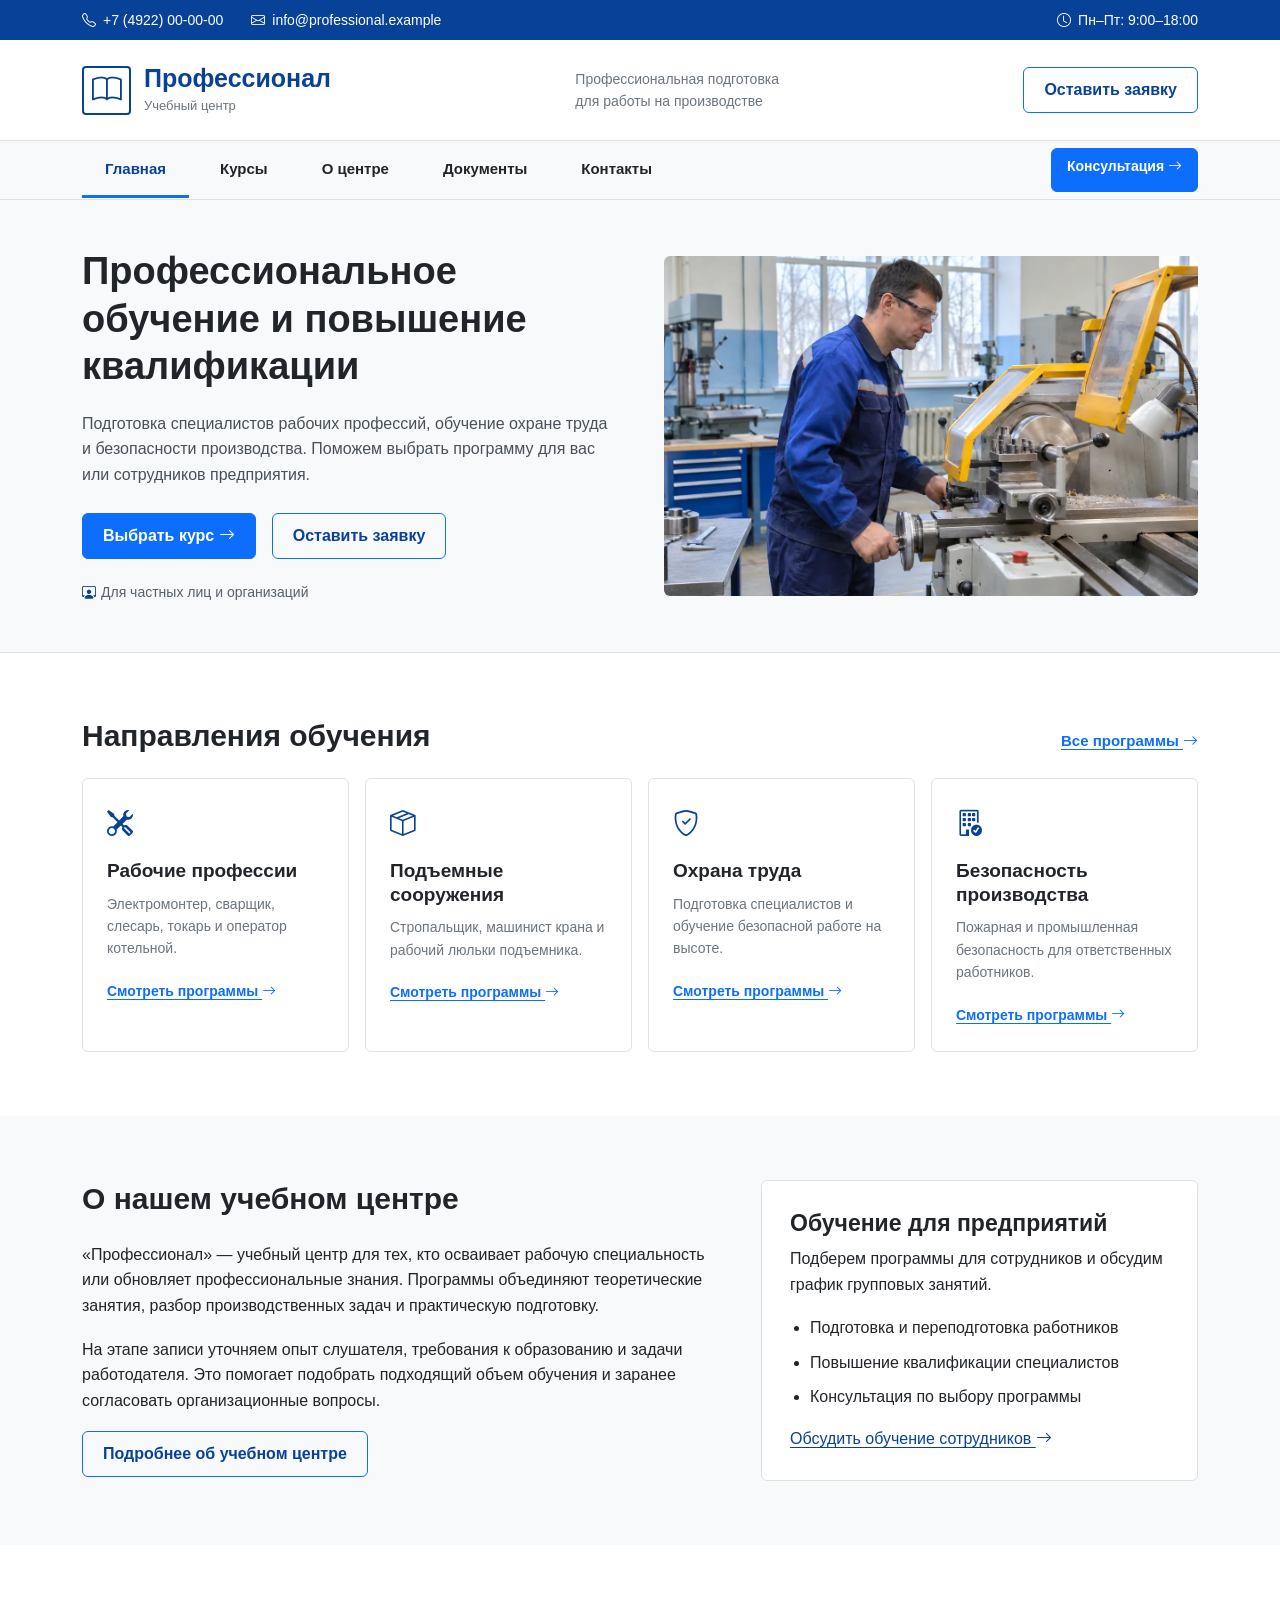
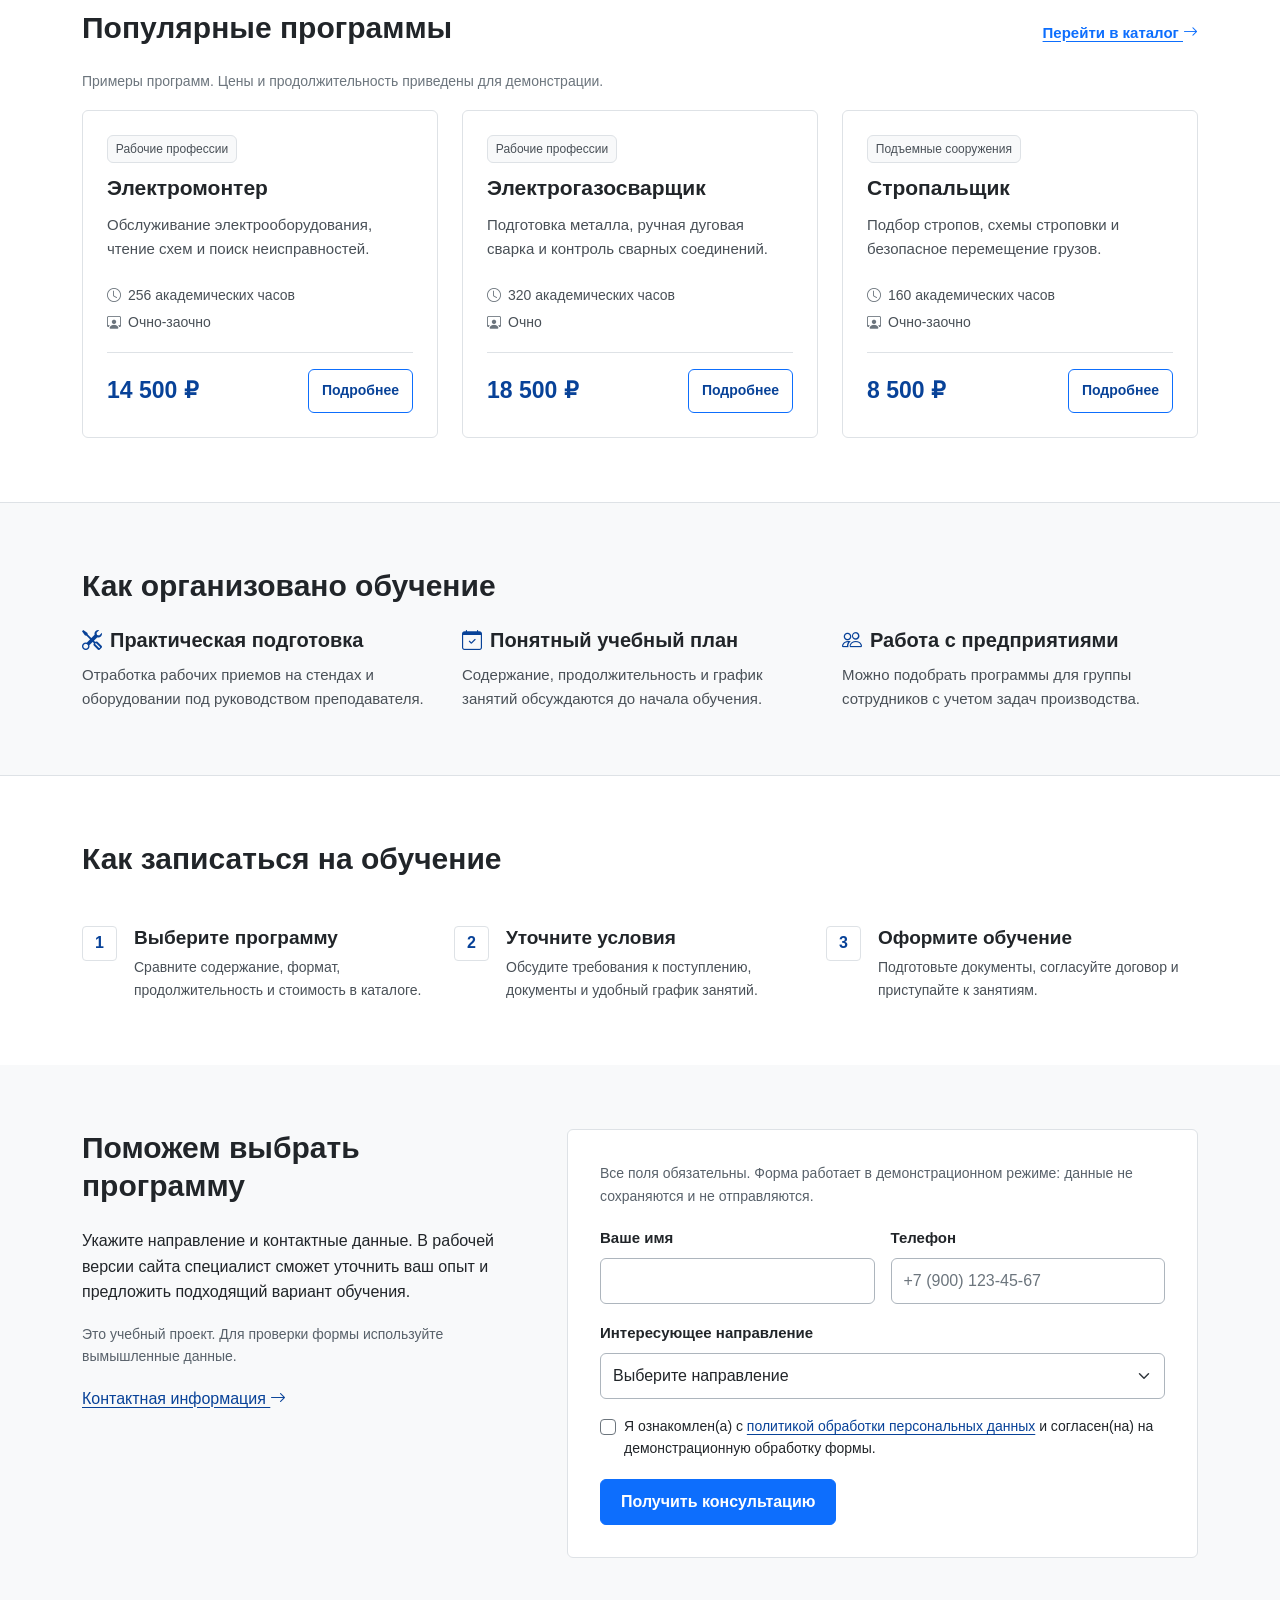
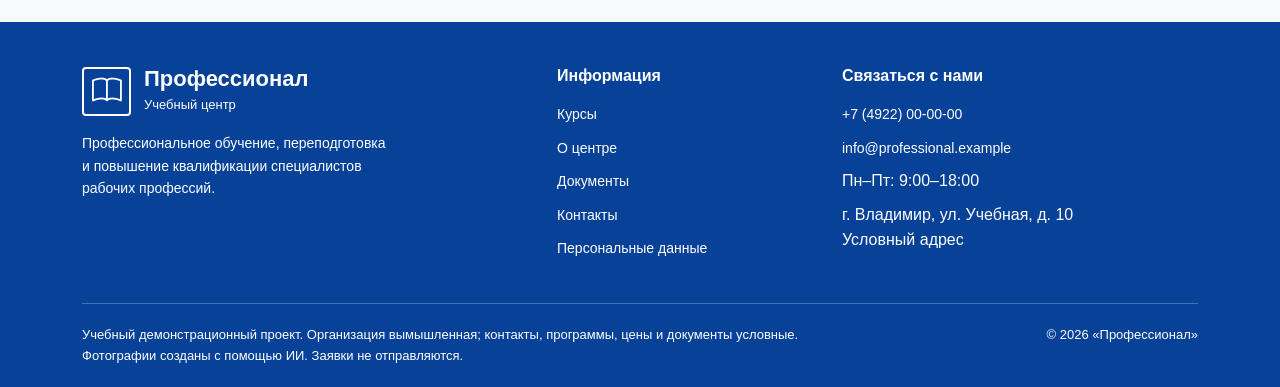
<file: index.html>
<!doctype html>
<html lang="ru">
  <head>
    <meta charset="utf-8" />
    <meta name="viewport" content="width=device-width, initial-scale=1" />
    <meta
      name="description"
      content="Учебный центр «Профессионал»: рабочие профессии, охрана труда и безопасность производства. Демонстрационный сайт."
    />
    <meta name="color-scheme" content="light" />
    <title>Профессиональное обучение — Учебный центр «Профессионал»</title>
    <link rel="icon" href="assets/favicon.svg" type="image/svg+xml" />
    <link rel="stylesheet" href="assets/vendor/bootstrap/bootstrap.min.css" />
    <link
      rel="stylesheet"
      href="assets/vendor/bootstrap-icons/bootstrap-icons.min.css"
    />
    <link rel="stylesheet" href="assets/css/style.css" />
    <script
      src="assets/vendor/bootstrap/bootstrap.bundle.min.js"
      defer
    ></script>
    <script src="assets/js/main.js" defer></script>
    <script src="assets/js/courses.js" defer></script>
    <script src="assets/js/forms.js" defer></script>
  </head>
  <body>
    <a class="skip-link" href="#main">Перейти к содержанию</a>
    <header>
      <div class="topbar">
        <div class="container topbar-inner">
          <div class="topbar-contacts">
            <a href="tel:+74920000000"
              ><i class="bi bi-telephone" aria-hidden="true"></i>+7 (4922)
              00-00-00</a
            ><a href="mailto:info@professional.example"
              ><i class="bi bi-envelope" aria-hidden="true"></i
              >info@professional.example</a
            >
          </div>
          <span class="topbar-hours"
            ><i class="bi bi-clock" aria-hidden="true"></i>Пн–Пт:
            9:00–18:00</span
          >
        </div>
      </div>
      <div class="brandbar">
        <div
          class="container d-flex justify-content-between align-items-center gap-4"
        >
          <a
            class="brand"
            href="index.html"
            aria-label="Учебный центр Профессионал — главная"
            ><span class="brand-symbol"
              ><i class="bi bi-book" aria-hidden="true"></i></span
            ><span
              ><span class="brand-name">Профессионал</span
              ><span class="brand-caption">Учебный центр</span></span
            ></a
          >
          <p class="brand-summary">
            Профессиональная подготовка<br />для работы на производстве
          </p>
          <a class="btn btn-outline-primary" href="contacts.html#feedback"
            >Оставить заявку</a
          >
        </div>
      </div>
      <nav class="navbar navbar-expand-lg" aria-label="Основная навигация">
        <div class="container">
          <span class="nav-caption d-lg-none">Меню сайта</span
          ><button
            class="navbar-toggler"
            type="button"
            data-bs-toggle="collapse"
            data-bs-target="#main-navigation"
            aria-controls="main-navigation"
            aria-expanded="false"
            aria-label="Открыть меню"
          >
            <span class="navbar-toggler-icon"></span>
          </button>
          <div class="collapse navbar-collapse" id="main-navigation">
            <ul class="navbar-nav me-auto">
              <li class="nav-item">
                <a class="nav-link active" href="index.html" aria-current="page"
                  >Главная</a
                >
              </li>
              <li class="nav-item">
                <a class="nav-link" href="courses.html">Курсы</a>
              </li>
              <li class="nav-item">
                <a class="nav-link" href="about.html">О центре</a>
              </li>
              <li class="nav-item">
                <a class="nav-link" href="documents.html">Документы</a>
              </li>
              <li class="nav-item">
                <a class="nav-link" href="contacts.html">Контакты</a>
              </li>
            </ul>
            <a class="btn btn-primary nav-consult" href="contacts.html#feedback"
              >Консультация <i class="bi bi-arrow-right" aria-hidden="true"></i
            ></a>
          </div>
        </div>
      </nav>
    </header>
    <main id="main">
      <section class="hero">
        <div class="container">
          <div class="row align-items-center g-4 g-xl-5">
            <div class="col-lg-6">
              <h1>Профессиональное обучение и повышение квалификации</h1>
              <p class="hero-description">
                Подготовка специалистов рабочих профессий, обучение охране труда
                и безопасности производства. Поможем выбрать программу для вас
                или сотрудников предприятия.
              </p>
              <div class="d-flex flex-wrap gap-3">
                <a class="btn btn-primary" href="courses.html"
                  >Выбрать курс
                  <i class="bi bi-arrow-right" aria-hidden="true"></i></a
                ><a class="btn btn-outline-primary" href="#consultation"
                  >Оставить заявку</a
                >
              </div>
              <p class="hero-note">
                <i class="bi bi-person-workspace" aria-hidden="true"></i>Для
                частных лиц и организаций
              </p>
            </div>
            <div class="col-lg-6">
              <img
                src="assets/images/training.webp"
                class="hero-image"
                alt="Специалист в защитных очках работает на станке в учебной мастерской"
                width="1200"
                height="800"
                fetchpriority="high"
              />
            </div>
          </div>
        </div>
      </section>
      <section class="section">
        <div class="container">
          <div class="section-heading">
            <h2>Направления обучения</h2>
            <a href="courses.html"
              >Все программы <i class="bi bi-arrow-right" aria-hidden="true"></i
            ></a>
          </div>
          <div class="row g-3">
            <div class="col-sm-6 col-xl-3">
              <article class="direction-card">
                <i class="bi bi-tools" aria-hidden="true"></i>
                <h3>Рабочие профессии</h3>
                <p>
                  Электромонтер, сварщик, слесарь, токарь и оператор котельной.
                </p>
                <a
                  href="courses.html?category=%D0%A0%D0%B0%D0%B1%D0%BE%D1%87%D0%B8%D0%B5%20%D0%BF%D1%80%D0%BE%D1%84%D0%B5%D1%81%D1%81%D0%B8%D0%B8"
                  >Смотреть программы
                  <i class="bi bi-arrow-right" aria-hidden="true"></i
                ></a>
              </article>
            </div>
            <div class="col-sm-6 col-xl-3">
              <article class="direction-card">
                <i class="bi bi-box-seam" aria-hidden="true"></i>
                <h3>Подъемные сооружения</h3>
                <p>Стропальщик, машинист крана и рабочий люльки подъемника.</p>
                <a
                  href="courses.html?category=%D0%9F%D0%BE%D0%B4%D1%8A%D0%B5%D0%BC%D0%BD%D1%8B%D0%B5%20%D1%81%D0%BE%D0%BE%D1%80%D1%83%D0%B6%D0%B5%D0%BD%D0%B8%D1%8F"
                  >Смотреть программы
                  <i class="bi bi-arrow-right" aria-hidden="true"></i
                ></a>
              </article>
            </div>
            <div class="col-sm-6 col-xl-3">
              <article class="direction-card">
                <i class="bi bi-shield-check" aria-hidden="true"></i>
                <h3>Охрана труда</h3>
                <p>
                  Подготовка специалистов и обучение безопасной работе на
                  высоте.
                </p>
                <a
                  href="courses.html?category=%D0%9E%D1%85%D1%80%D0%B0%D0%BD%D0%B0%20%D1%82%D1%80%D1%83%D0%B4%D0%B0"
                  >Смотреть программы
                  <i class="bi bi-arrow-right" aria-hidden="true"></i
                ></a>
              </article>
            </div>
            <div class="col-sm-6 col-xl-3">
              <article class="direction-card">
                <i class="bi bi-building-check" aria-hidden="true"></i>
                <h3>Безопасность производства</h3>
                <p>
                  Пожарная и промышленная безопасность для ответственных
                  работников.
                </p>
                <a
                  href="courses.html?category=%D0%91%D0%B5%D0%B7%D0%BE%D0%BF%D0%B0%D1%81%D0%BD%D0%BE%D1%81%D1%82%D1%8C%20%D0%BF%D1%80%D0%BE%D0%B8%D0%B7%D0%B2%D0%BE%D0%B4%D1%81%D1%82%D0%B2%D0%B0"
                  >Смотреть программы
                  <i class="bi bi-arrow-right" aria-hidden="true"></i
                ></a>
              </article>
            </div>
          </div>
        </div>
      </section>
      <section class="section section-light">
        <div class="container">
          <div class="row g-4 g-xl-5 align-items-start">
            <div class="col-lg-7">
              <h2>О нашем учебном центре</h2>
              <p>
                «Профессионал» — учебный центр для тех, кто осваивает рабочую
                специальность или обновляет профессиональные знания. Программы
                объединяют теоретические занятия, разбор производственных задач
                и практическую подготовку.
              </p>
              <p>
                На этапе записи уточняем опыт слушателя, требования к
                образованию и задачи работодателя. Это помогает подобрать
                подходящий объем обучения и заранее согласовать организационные
                вопросы.
              </p>
              <a href="about.html" class="btn btn-outline-primary"
                >Подробнее об учебном центре</a
              >
            </div>
            <div class="col-lg-5">
              <div class="info-panel bg-white">
                <h3>Обучение для предприятий</h3>
                <p>
                  Подберем программы для сотрудников и обсудим график групповых
                  занятий.
                </p>
                <ul class="plain-list">
                  <li>Подготовка и переподготовка работников</li>
                  <li>Повышение квалификации специалистов</li>
                  <li>Консультация по выбору программы</li>
                </ul>
                <a href="contacts.html#feedback"
                  >Обсудить обучение сотрудников
                  <i class="bi bi-arrow-right" aria-hidden="true"></i
                ></a>
              </div>
            </div>
          </div>
        </div>
      </section>
      <section class="section">
        <div class="container">
          <div class="section-heading">
            <h2>Популярные программы</h2>
            <a href="courses.html"
              >Перейти в каталог
              <i class="bi bi-arrow-right" aria-hidden="true"></i
            ></a>
          </div>
          <p class="form-hint">
            Примеры программ. Цены и продолжительность приведены для
            демонстрации.
          </p>
          <div class="row g-4" id="popular-courses"></div>
          <noscript
            ><p>
              Включите JavaScript для просмотра карточек. Перечень программ
              также доступен в
              <a href="assets/documents/programs.txt">текстовом файле</a>.
            </p></noscript
          >
        </div>
      </section>
      <section class="section section-light benefits">
        <div class="container">
          <h2>Как организовано обучение</h2>
          <div class="row g-4">
            <div class="col-md-4 benefit">
              <h3>
                <i class="bi bi-tools" aria-hidden="true"></i>Практическая
                подготовка
              </h3>
              <p>
                Отработка рабочих приемов на стендах и оборудовании под
                руководством преподавателя.
              </p>
            </div>
            <div class="col-md-4 benefit">
              <h3>
                <i class="bi bi-calendar-check" aria-hidden="true"></i>Понятный
                учебный план
              </h3>
              <p>
                Содержание, продолжительность и график занятий обсуждаются до
                начала обучения.
              </p>
            </div>
            <div class="col-md-4 benefit">
              <h3>
                <i class="bi bi-people" aria-hidden="true"></i>Работа с
                предприятиями
              </h3>
              <p>
                Можно подобрать программы для группы сотрудников с учетом задач
                производства.
              </p>
            </div>
          </div>
        </div>
      </section>
      <section class="section">
        <div class="container">
          <h2>Как записаться на обучение</h2>
          <ol class="steps row g-4">
            <li class="col-md-4">
              <h3>Выберите программу</h3>
              <p>
                Сравните содержание, формат, продолжительность и стоимость в
                каталоге.
              </p>
            </li>
            <li class="col-md-4">
              <h3>Уточните условия</h3>
              <p>
                Обсудите требования к поступлению, документы и удобный график
                занятий.
              </p>
            </li>
            <li class="col-md-4">
              <h3>Оформите обучение</h3>
              <p>
                Подготовьте документы, согласуйте договор и приступайте к
                занятиям.
              </p>
            </li>
          </ol>
        </div>
      </section>
      <section class="section section-light" id="consultation">
        <div class="container">
          <div class="row g-4 g-xl-5">
            <div class="col-lg-5">
              <h2>Поможем выбрать программу</h2>
              <p>
                Укажите направление и контактные данные. В рабочей версии сайта
                специалист сможет уточнить ваш опыт и предложить подходящий
                вариант обучения.
              </p>
              <p class="form-hint">
                Это учебный проект. Для проверки формы используйте вымышленные
                данные.
              </p>
              <p class="mb-0">
                <a href="contacts.html"
                  >Контактная информация
                  <i class="bi bi-arrow-right" aria-hidden="true"></i
                ></a>
              </p>
            </div>
            <div class="col-lg-7">
              <div class="form-panel">
                <form data-demo-form novalidate>
                  <p class="form-hint">
                    Все поля обязательны. Форма работает в демонстрационном
                    режиме: данные не сохраняются и не отправляются.
                  </p>
                  <noscript
                    ><p class="alert alert-warning">
                      Для проверки заявки включите JavaScript. Форма отключена,
                      чтобы данные не отправлялись на сервер.
                    </p></noscript
                  >
                  <fieldset disabled data-form-fields>
                    <div class="row g-3">
                      <div class="col-md-6">
                        <label class="form-label" for="consult-name"
                          >Ваше имя</label
                        ><input
                          class="form-control"
                          id="consult-name"
                          name="name"
                          autocomplete="given-name"
                          minlength="2"
                          maxlength="80"
                          required
                          aria-describedby="consult-name-error"
                        />
                        <div class="invalid-feedback" id="consult-name-error">
                          Укажите имя: не менее двух символов.
                        </div>
                      </div>
                      <div class="col-md-6">
                        <label class="form-label" for="consult-phone"
                          >Телефон</label
                        ><input
                          class="form-control"
                          type="tel"
                          id="consult-phone"
                          name="phone"
                          autocomplete="tel"
                          placeholder="+7 (900) 123-45-67"
                          maxlength="25"
                          required
                          aria-describedby="consult-phone-error"
                        />
                        <div class="invalid-feedback" id="consult-phone-error">
                          Введите номер: +7 или 8 и еще 10 цифр.
                        </div>
                      </div>

                      <div class="col-12">
                        <label class="form-label" for="consult-direction"
                          >Интересующее направление</label
                        ><select
                          class="form-select"
                          id="consult-direction"
                          name="direction"
                          required
                          aria-describedby="consult-direction-error"
                        >
                          <option value="">Выберите направление</option>
                          <option>Рабочие профессии</option>
                          <option>Подъемные сооружения</option>
                          <option>Охрана труда</option>
                          <option>Безопасность производства</option>
                          <option>Нужна помощь с выбором</option>
                        </select>
                        <div
                          class="invalid-feedback"
                          id="consult-direction-error"
                        >
                          Выберите направление или помощь с выбором.
                        </div>
                      </div>

                      <div class="col-12">
                        <div class="form-check">
                          <input
                            class="form-check-input"
                            type="checkbox"
                            id="consult-consent"
                            name="consent"
                            required
                            aria-describedby="consult-consent-error"
                          /><label
                            class="form-check-label"
                            for="consult-consent"
                            >Я ознакомлен(а) с
                            <a href="documents.html#privacy"
                              >политикой обработки персональных данных</a
                            >
                            и согласен(на) на демонстрационную обработку
                            формы.</label
                          >
                          <div
                            class="invalid-feedback"
                            id="consult-consent-error"
                          >
                            Подтвердите согласие для проверки формы.
                          </div>
                        </div>
                      </div>
                      <div class="col-12">
                        <button class="btn btn-primary" type="submit">
                          Получить консультацию
                        </button>
                      </div>
                    </div>
                  </fieldset>
                  <div
                    class="alert alert-success mt-4 mb-0"
                    data-form-success
                    role="status"
                    tabindex="-1"
                    hidden
                  >
                    Заявка успешно проверена в демонстрационном режиме. Данные
                    не сохранены, письмо не отправлено.
                  </div>
                </form>
              </div>
            </div>
          </div>
        </div>
      </section>
    </main>
    <footer class="site-footer">
      <div class="container">
        <div class="row g-4">
          <div class="col-md-5">
            <a
              class="brand"
              href="index.html"
              aria-label="Учебный центр Профессионал — главная"
              ><span class="brand-symbol"
                ><i class="bi bi-book" aria-hidden="true"></i></span
              ><span
                ><span class="brand-name">Профессионал</span
                ><span class="brand-caption">Учебный центр</span></span
              ></a
            >
            <p class="footer-text">
              Профессиональное обучение, переподготовка и повышение квалификации
              специалистов рабочих профессий.
            </p>
          </div>
          <div class="col-6 col-md-3">
            <h2>Информация</h2>
            <ul class="footer-links">
              <li><a href="courses.html">Курсы</a></li>
              <li><a href="about.html">О центре</a></li>
              <li><a href="documents.html">Документы</a></li>
              <li><a href="contacts.html">Контакты</a></li>
              <li><a href="documents.html#privacy">Персональные данные</a></li>
            </ul>
          </div>
          <div class="col-6 col-md-4">
            <h2>Связаться с нами</h2>
            <ul class="footer-links">
              <li><a href="tel:+74920000000">+7 (4922) 00-00-00</a></li>
              <li>
                <a href="mailto:info@professional.example"
                  >info@professional.example</a
                >
              </li>
              <li>Пн–Пт: 9:00–18:00</li>
              <li>г. Владимир, ул. Учебная, д. 10<br />Условный адрес</li>
            </ul>
          </div>
        </div>
        <div class="footer-bottom">
          <p class="footer-disclaimer">
            Учебный демонстрационный проект. Организация вымышленная; контакты,
            программы, цены и документы условные. Фотографии созданы с помощью
            ИИ. Заявки не отправляются.
          </p>
          <span>© 2026 «Профессионал»</span>
        </div>
      </div>
    </footer>
    <div
      class="modal fade"
      id="course-modal"
      tabindex="-1"
      aria-labelledby="course-modal-title"
      aria-hidden="true"
    >
      <div
        class="modal-dialog modal-lg modal-dialog-scrollable modal-dialog-centered"
      >
        <div class="modal-content">
          <div class="modal-header">
            <h2 class="modal-title" id="course-modal-title">
              Программа обучения
            </h2>
            <button
              type="button"
              class="btn-close"
              data-bs-dismiss="modal"
              aria-label="Закрыть"
            ></button>
          </div>
          <div class="modal-body" id="course-modal-body"></div>
          <div class="modal-footer">
            <button
              type="button"
              class="btn btn-outline-secondary"
              data-bs-dismiss="modal"
            >
              Закрыть</button
            ><a
              class="btn btn-primary"
              id="course-apply"
              href="contacts.html#feedback"
              >Оставить заявку на курс</a
            >
          </div>
        </div>
      </div>
    </div>
  </body>
</html>
</file>
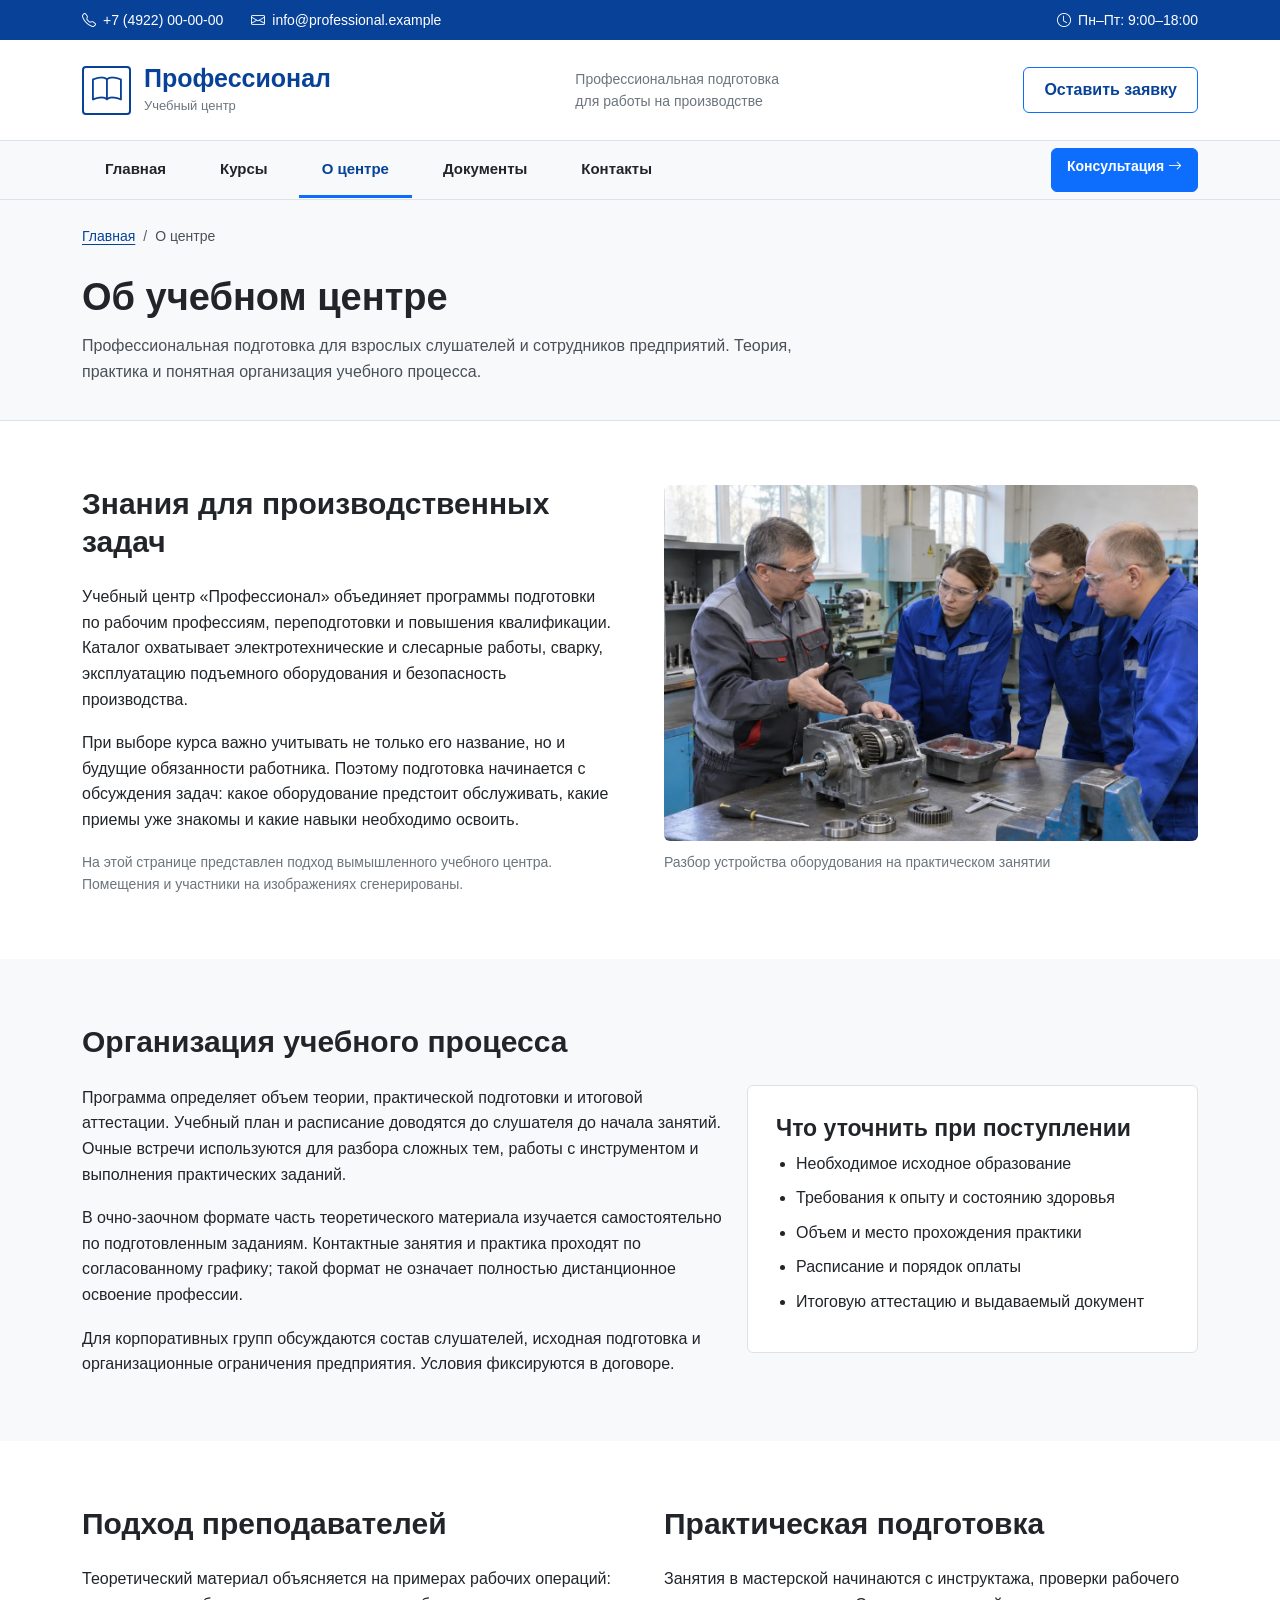
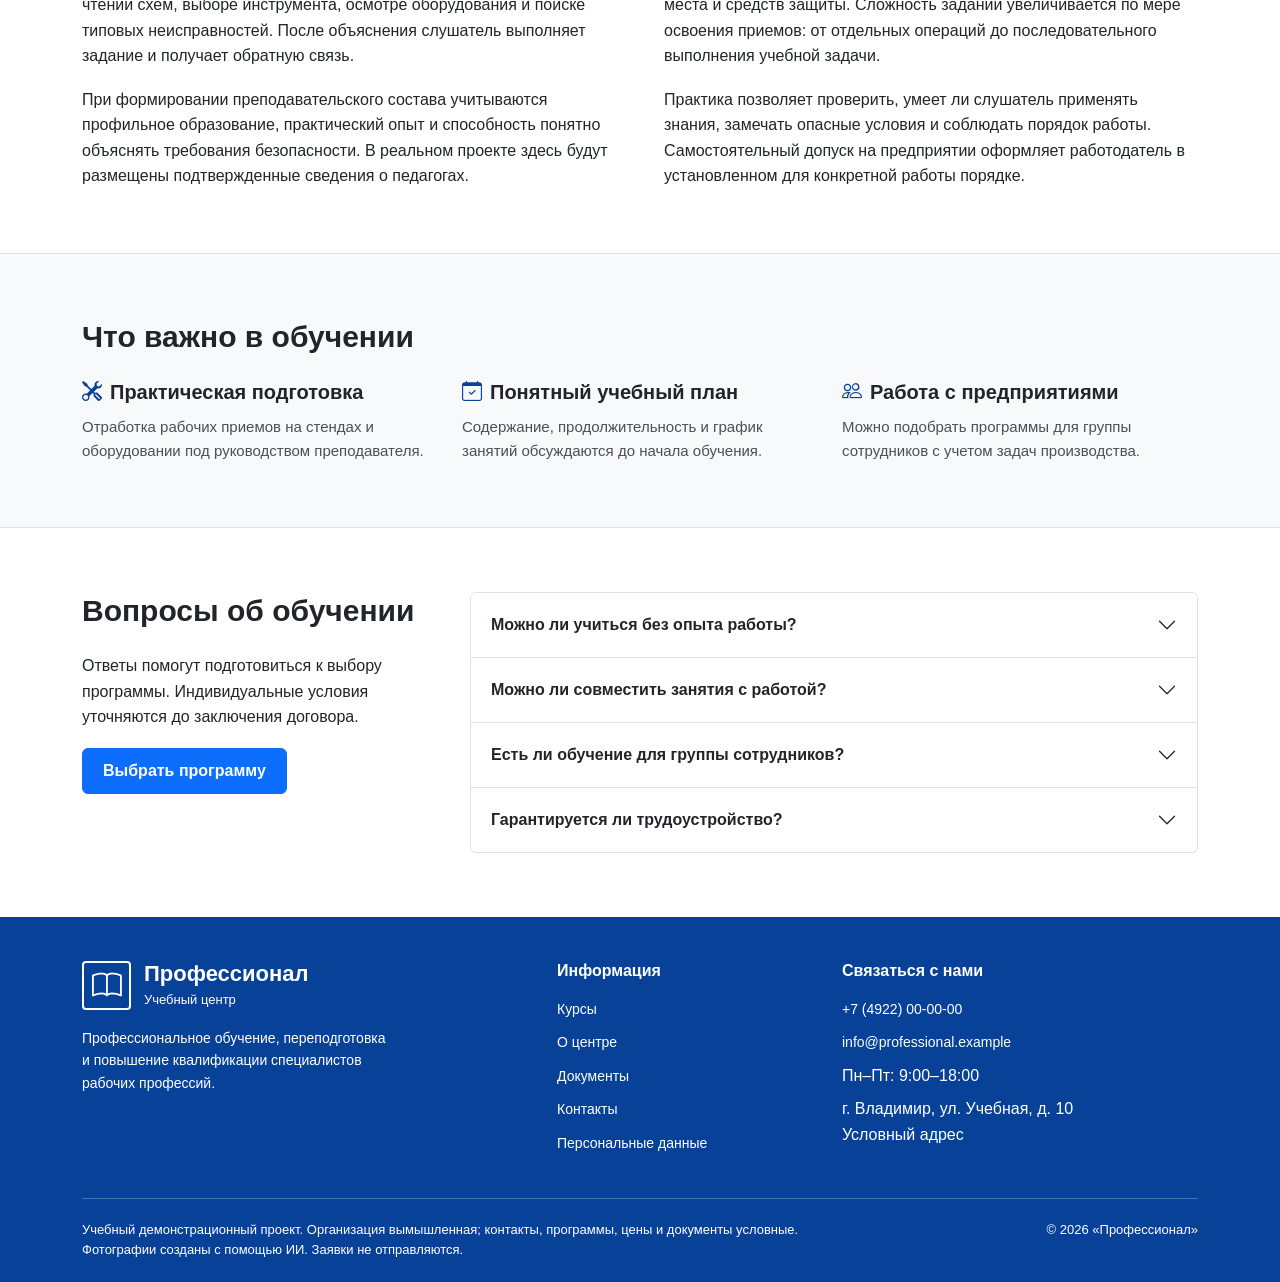
<file: about.html>
<!doctype html>
<html lang="ru">
  <head>
    <meta charset="utf-8" />
    <meta name="viewport" content="width=device-width, initial-scale=1" />
    <meta
      name="description"
      content="Знакомство с подходом учебного центра «Профессионал»: учебный процесс, преподавание и практическая подготовка."
    />
    <meta name="color-scheme" content="light" />
    <title>Об учебном центре — Учебный центр «Профессионал»</title>
    <link rel="icon" href="assets/favicon.svg" type="image/svg+xml" />
    <link rel="stylesheet" href="assets/vendor/bootstrap/bootstrap.min.css" />
    <link
      rel="stylesheet"
      href="assets/vendor/bootstrap-icons/bootstrap-icons.min.css"
    />
    <link rel="stylesheet" href="assets/css/style.css" />
    <script
      src="assets/vendor/bootstrap/bootstrap.bundle.min.js"
      defer
    ></script>
    <script src="assets/js/main.js" defer></script>
  </head>
  <body>
    <a class="skip-link" href="#main">Перейти к содержанию</a>
    <header>
      <div class="topbar">
        <div class="container topbar-inner">
          <div class="topbar-contacts">
            <a href="tel:+74920000000"
              ><i class="bi bi-telephone" aria-hidden="true"></i>+7 (4922)
              00-00-00</a
            ><a href="mailto:info@professional.example"
              ><i class="bi bi-envelope" aria-hidden="true"></i
              >info@professional.example</a
            >
          </div>
          <span class="topbar-hours"
            ><i class="bi bi-clock" aria-hidden="true"></i>Пн–Пт:
            9:00–18:00</span
          >
        </div>
      </div>
      <div class="brandbar">
        <div
          class="container d-flex justify-content-between align-items-center gap-4"
        >
          <a
            class="brand"
            href="index.html"
            aria-label="Учебный центр Профессионал — главная"
            ><span class="brand-symbol"
              ><i class="bi bi-book" aria-hidden="true"></i></span
            ><span
              ><span class="brand-name">Профессионал</span
              ><span class="brand-caption">Учебный центр</span></span
            ></a
          >
          <p class="brand-summary">
            Профессиональная подготовка<br />для работы на производстве
          </p>
          <a class="btn btn-outline-primary" href="contacts.html#feedback"
            >Оставить заявку</a
          >
        </div>
      </div>
      <nav class="navbar navbar-expand-lg" aria-label="Основная навигация">
        <div class="container">
          <span class="nav-caption d-lg-none">Меню сайта</span
          ><button
            class="navbar-toggler"
            type="button"
            data-bs-toggle="collapse"
            data-bs-target="#main-navigation"
            aria-controls="main-navigation"
            aria-expanded="false"
            aria-label="Открыть меню"
          >
            <span class="navbar-toggler-icon"></span>
          </button>
          <div class="collapse navbar-collapse" id="main-navigation">
            <ul class="navbar-nav me-auto">
              <li class="nav-item">
                <a class="nav-link" href="index.html">Главная</a>
              </li>
              <li class="nav-item">
                <a class="nav-link" href="courses.html">Курсы</a>
              </li>
              <li class="nav-item">
                <a class="nav-link active" href="about.html" aria-current="page"
                  >О центре</a
                >
              </li>
              <li class="nav-item">
                <a class="nav-link" href="documents.html">Документы</a>
              </li>
              <li class="nav-item">
                <a class="nav-link" href="contacts.html">Контакты</a>
              </li>
            </ul>
            <a class="btn btn-primary nav-consult" href="contacts.html#feedback"
              >Консультация <i class="bi bi-arrow-right" aria-hidden="true"></i
            ></a>
          </div>
        </div>
      </nav>
    </header>
    <main id="main">
      <div class="page-intro">
        <div class="container">
          <nav aria-label="Хлебные крошки">
            <ol class="breadcrumb">
              <li class="breadcrumb-item"><a href="index.html">Главная</a></li>
              <li class="breadcrumb-item active" aria-current="page">
                О центре
              </li>
            </ol>
          </nav>
          <h1>Об учебном центре</h1>
          <p>
            Профессиональная подготовка для взрослых слушателей и сотрудников
            предприятий. Теория, практика и понятная организация учебного
            процесса.
          </p>
        </div>
      </div>
      <section class="section">
        <div class="container">
          <div class="row g-4 g-xl-5">
            <div class="col-lg-6">
              <h2>Знания для производственных задач</h2>
              <p>
                Учебный центр «Профессионал» объединяет программы подготовки по
                рабочим профессиям, переподготовки и повышения квалификации.
                Каталог охватывает электротехнические и слесарные работы,
                сварку, эксплуатацию подъемного оборудования и безопасность
                производства.
              </p>
              <p>
                При выборе курса важно учитывать не только его название, но и
                будущие обязанности работника. Поэтому подготовка начинается с
                обсуждения задач: какое оборудование предстоит обслуживать,
                какие приемы уже знакомы и какие навыки необходимо освоить.
              </p>
              <p class="form-hint mb-0">
                На этой странице представлен подход вымышленного учебного
                центра. Помещения и участники на изображениях сгенерированы.
              </p>
            </div>
            <div class="col-lg-6">
              <figure class="mb-0">
                <img
                  src="assets/images/classroom.webp"
                  class="photo"
                  alt="Преподаватель объясняет устройство механизма взрослым слушателям у учебного стенда"
                  width="1200"
                  height="800"
                  loading="lazy"
                />
                <figcaption class="photo-caption">
                  Разбор устройства оборудования на практическом занятии
                </figcaption>
              </figure>
            </div>
          </div>
        </div>
      </section>
      <section class="section section-light">
        <div class="container">
          <h2>Организация учебного процесса</h2>
          <div class="row g-4">
            <div class="col-lg-7">
              <p>
                Программа определяет объем теории, практической подготовки и
                итоговой аттестации. Учебный план и расписание доводятся до
                слушателя до начала занятий. Очные встречи используются для
                разбора сложных тем, работы с инструментом и выполнения
                практических заданий.
              </p>
              <p>
                В очно-заочном формате часть теоретического материала изучается
                самостоятельно по подготовленным заданиям. Контактные занятия и
                практика проходят по согласованному графику; такой формат не
                означает полностью дистанционное освоение профессии.
              </p>
              <p class="mb-0">
                Для корпоративных групп обсуждаются состав слушателей, исходная
                подготовка и организационные ограничения предприятия. Условия
                фиксируются в договоре.
              </p>
            </div>
            <div class="col-lg-5">
              <div class="info-panel bg-white">
                <h3>Что уточнить при поступлении</h3>
                <ul class="plain-list mb-0">
                  <li>Необходимое исходное образование</li>
                  <li>Требования к опыту и состоянию здоровья</li>
                  <li>Объем и место прохождения практики</li>
                  <li>Расписание и порядок оплаты</li>
                  <li>Итоговую аттестацию и выдаваемый документ</li>
                </ul>
              </div>
            </div>
          </div>
        </div>
      </section>
      <section class="section">
        <div class="container">
          <div class="row g-4 g-xl-5">
            <div class="col-md-6">
              <h2>Подход преподавателей</h2>
              <p>
                Теоретический материал объясняется на примерах рабочих операций:
                чтении схем, выборе инструмента, осмотре оборудования и поиске
                типовых неисправностей. После объяснения слушатель выполняет
                задание и получает обратную связь.
              </p>
              <p class="mb-0">
                При формировании преподавательского состава учитываются
                профильное образование, практический опыт и способность понятно
                объяснять требования безопасности. В реальном проекте здесь
                будут размещены подтвержденные сведения о педагогах.
              </p>
            </div>
            <div class="col-md-6">
              <h2>Практическая подготовка</h2>
              <p>
                Занятия в мастерской начинаются с инструктажа, проверки рабочего
                места и средств защиты. Сложность заданий увеличивается по мере
                освоения приемов: от отдельных операций до последовательного
                выполнения учебной задачи.
              </p>
              <p class="mb-0">
                Практика позволяет проверить, умеет ли слушатель применять
                знания, замечать опасные условия и соблюдать порядок работы.
                Самостоятельный допуск на предприятии оформляет работодатель в
                установленном для конкретной работы порядке.
              </p>
            </div>
          </div>
        </div>
      </section>
      <section class="section section-light benefits">
        <div class="container">
          <h2>Что важно в обучении</h2>
          <div class="row g-4">
            <div class="col-md-4 benefit">
              <h3>
                <i class="bi bi-tools" aria-hidden="true"></i>Практическая
                подготовка
              </h3>
              <p>
                Отработка рабочих приемов на стендах и оборудовании под
                руководством преподавателя.
              </p>
            </div>
            <div class="col-md-4 benefit">
              <h3>
                <i class="bi bi-calendar-check" aria-hidden="true"></i>Понятный
                учебный план
              </h3>
              <p>
                Содержание, продолжительность и график занятий обсуждаются до
                начала обучения.
              </p>
            </div>
            <div class="col-md-4 benefit">
              <h3>
                <i class="bi bi-people" aria-hidden="true"></i>Работа с
                предприятиями
              </h3>
              <p>
                Можно подобрать программы для группы сотрудников с учетом задач
                производства.
              </p>
            </div>
          </div>
        </div>
      </section>
      <section class="section">
        <div class="container">
          <div class="row g-4 g-xl-5">
            <div class="col-lg-4">
              <h2>Вопросы об обучении</h2>
              <p>
                Ответы помогут подготовиться к выбору программы. Индивидуальные
                условия уточняются до заключения договора.
              </p>
              <a class="btn btn-primary" href="courses.html"
                >Выбрать программу</a
              >
            </div>
            <div class="col-lg-8">
              <div class="accordion" id="about-faq">
                <div class="accordion-item">
                  <h3 class="accordion-header">
                    <button
                      class="accordion-button collapsed"
                      type="button"
                      data-bs-toggle="collapse"
                      data-bs-target="#about-faq-0"
                      aria-expanded="false"
                      aria-controls="about-faq-0"
                    >
                      Можно ли учиться без опыта работы?
                    </button>
                  </h3>
                  <div
                    id="about-faq-0"
                    class="accordion-collapse collapse"
                    data-bs-parent="#about-faq"
                  >
                    <div class="accordion-body">
                      Да, в каталоге предусмотрены программы первоначальной
                      подготовки. Для переподготовки и повышения квалификации
                      требования отличаются: перед поступлением необходимо
                      уточнить исходное образование и имеющийся опыт.
                    </div>
                  </div>
                </div>
                <div class="accordion-item">
                  <h3 class="accordion-header">
                    <button
                      class="accordion-button collapsed"
                      type="button"
                      data-bs-toggle="collapse"
                      data-bs-target="#about-faq-1"
                      aria-expanded="false"
                      aria-controls="about-faq-1"
                    >
                      Можно ли совместить занятия с работой?
                    </button>
                  </h3>
                  <div
                    id="about-faq-1"
                    class="accordion-collapse collapse"
                    data-bs-parent="#about-faq"
                  >
                    <div class="accordion-body">
                      Для части программ предусмотрен очно-заочный формат.
                      Конкретные даты контактных занятий и практики согласуются
                      заранее. Практические навыки нельзя заменить только
                      самостоятельным чтением материалов.
                    </div>
                  </div>
                </div>
                <div class="accordion-item">
                  <h3 class="accordion-header">
                    <button
                      class="accordion-button collapsed"
                      type="button"
                      data-bs-toggle="collapse"
                      data-bs-target="#about-faq-2"
                      aria-expanded="false"
                      aria-controls="about-faq-2"
                    >
                      Есть ли обучение для группы сотрудников?
                    </button>
                  </h3>
                  <div
                    id="about-faq-2"
                    class="accordion-collapse collapse"
                    data-bs-parent="#about-faq"
                  >
                    <div class="accordion-body">
                      Можно обсудить подготовку группы по одной или нескольким
                      программам. Для подбора нужны профессии слушателей, их
                      опыт, количество человек и желаемый период обучения.
                    </div>
                  </div>
                </div>
                <div class="accordion-item">
                  <h3 class="accordion-header">
                    <button
                      class="accordion-button collapsed"
                      type="button"
                      data-bs-toggle="collapse"
                      data-bs-target="#about-faq-3"
                      aria-expanded="false"
                      aria-controls="about-faq-3"
                    >
                      Гарантируется ли трудоустройство?
                    </button>
                  </h3>
                  <div
                    id="about-faq-3"
                    class="accordion-collapse collapse"
                    data-bs-parent="#about-faq"
                  >
                    <div class="accordion-body">
                      Нет. Этот демонстрационный проект не обещает
                      трудоустройство, получение допуска или успешное
                      прохождение внешней аттестации. Решение о приеме на работу
                      и допуске принимает работодатель.
                    </div>
                  </div>
                </div>
              </div>
            </div>
          </div>
        </div>
      </section>
    </main>
    <footer class="site-footer">
      <div class="container">
        <div class="row g-4">
          <div class="col-md-5">
            <a
              class="brand"
              href="index.html"
              aria-label="Учебный центр Профессионал — главная"
              ><span class="brand-symbol"
                ><i class="bi bi-book" aria-hidden="true"></i></span
              ><span
                ><span class="brand-name">Профессионал</span
                ><span class="brand-caption">Учебный центр</span></span
              ></a
            >
            <p class="footer-text">
              Профессиональное обучение, переподготовка и повышение квалификации
              специалистов рабочих профессий.
            </p>
          </div>
          <div class="col-6 col-md-3">
            <h2>Информация</h2>
            <ul class="footer-links">
              <li><a href="courses.html">Курсы</a></li>
              <li><a href="about.html">О центре</a></li>
              <li><a href="documents.html">Документы</a></li>
              <li><a href="contacts.html">Контакты</a></li>
              <li><a href="documents.html#privacy">Персональные данные</a></li>
            </ul>
          </div>
          <div class="col-6 col-md-4">
            <h2>Связаться с нами</h2>
            <ul class="footer-links">
              <li><a href="tel:+74920000000">+7 (4922) 00-00-00</a></li>
              <li>
                <a href="mailto:info@professional.example"
                  >info@professional.example</a
                >
              </li>
              <li>Пн–Пт: 9:00–18:00</li>
              <li>г. Владимир, ул. Учебная, д. 10<br />Условный адрес</li>
            </ul>
          </div>
        </div>
        <div class="footer-bottom">
          <p class="footer-disclaimer">
            Учебный демонстрационный проект. Организация вымышленная; контакты,
            программы, цены и документы условные. Фотографии созданы с помощью
            ИИ. Заявки не отправляются.
          </p>
          <span>© 2026 «Профессионал»</span>
        </div>
      </div>
    </footer>
  </body>
</html>
</file>
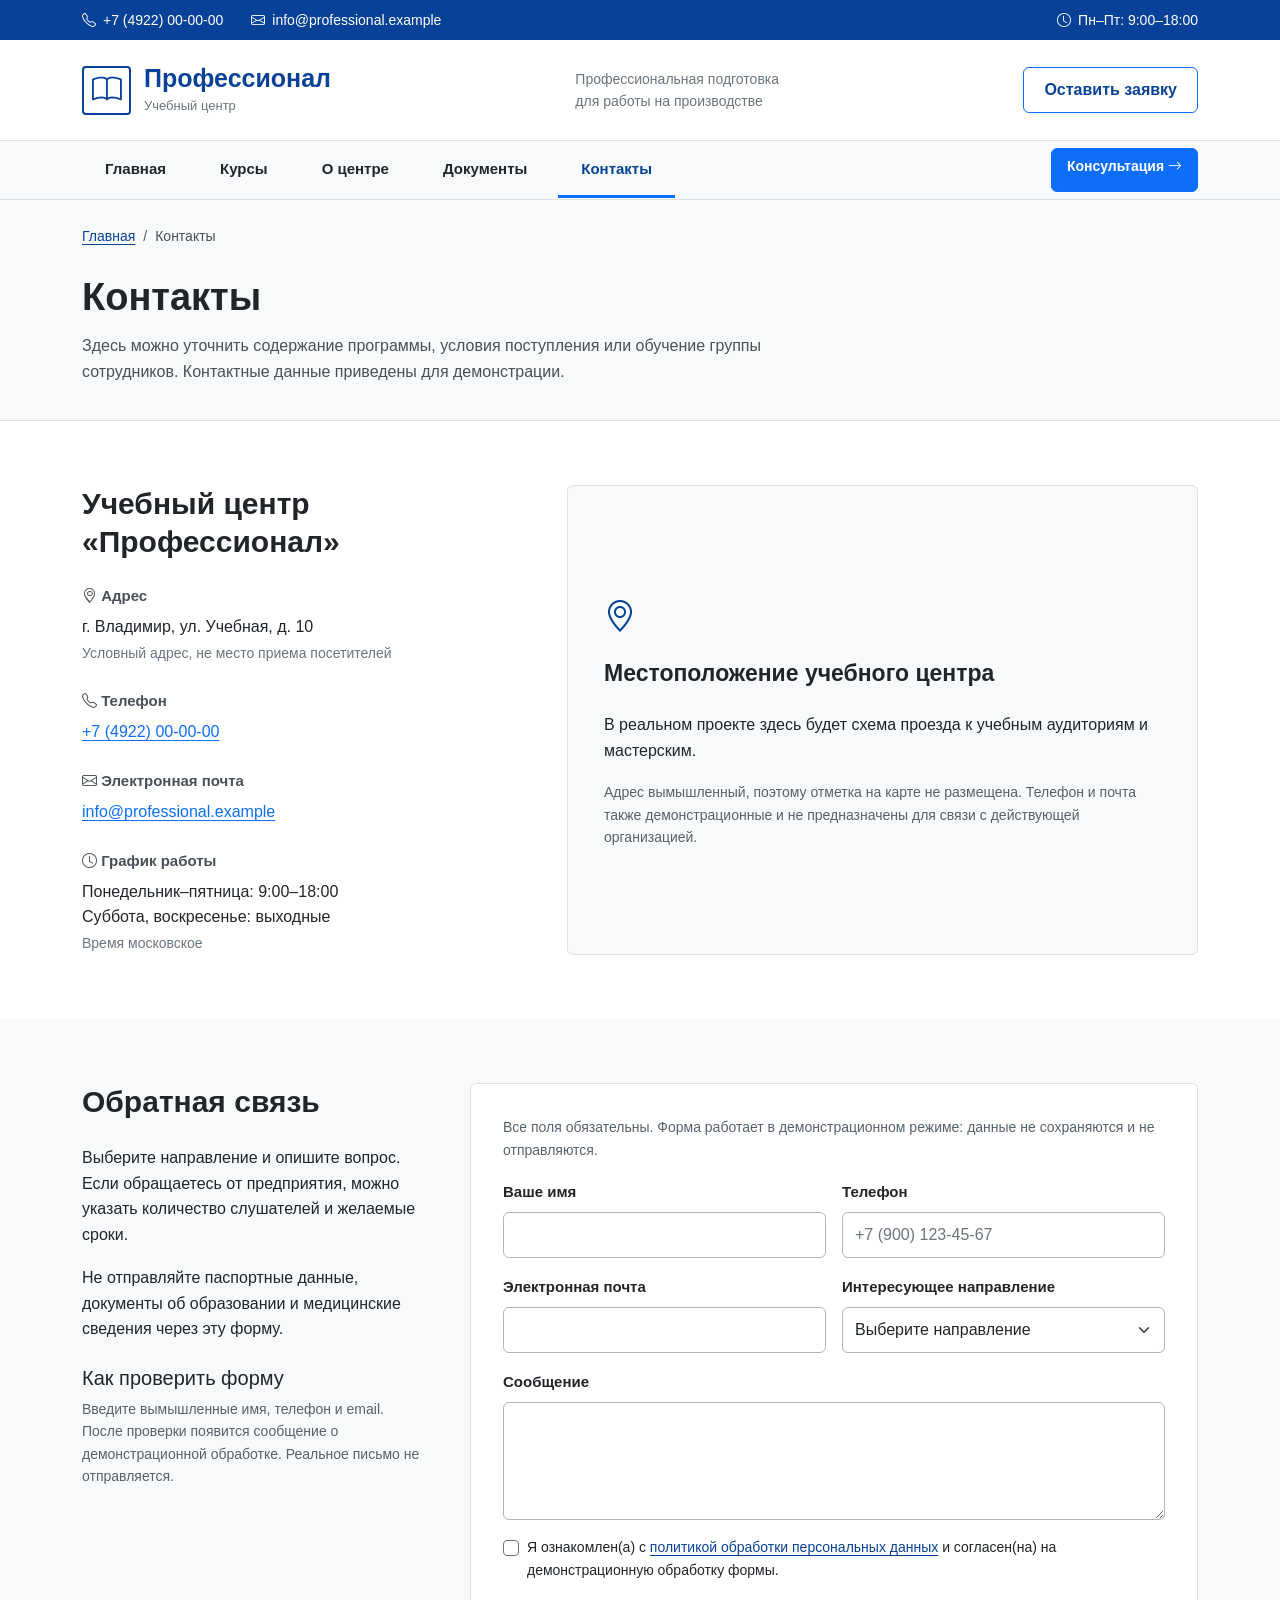
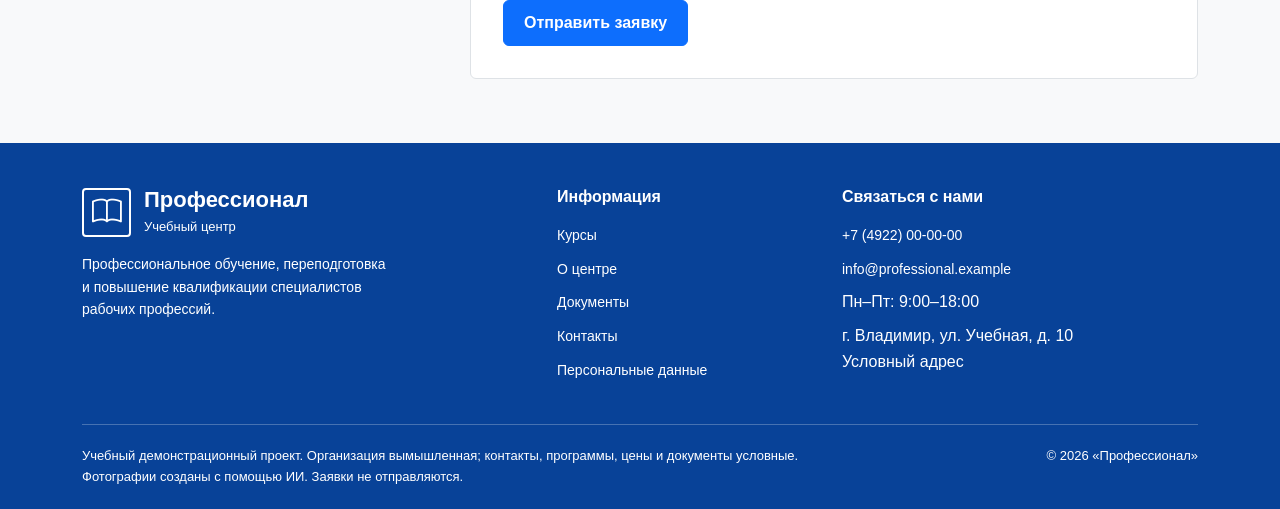
<file: contacts.html>
<!doctype html>
<html lang="ru">
  <head>
    <meta charset="utf-8" />
    <meta name="viewport" content="width=device-width, initial-scale=1" />
    <meta
      name="description"
      content="Демонстрационные контакты учебного центра «Профессионал» и форма обратной связи с клиентской валидацией."
    />
    <meta name="color-scheme" content="light" />
    <title>Контакты — Учебный центр «Профессионал»</title>
    <link rel="icon" href="assets/favicon.svg" type="image/svg+xml" />
    <link rel="stylesheet" href="assets/vendor/bootstrap/bootstrap.min.css" />
    <link
      rel="stylesheet"
      href="assets/vendor/bootstrap-icons/bootstrap-icons.min.css"
    />
    <link rel="stylesheet" href="assets/css/style.css" />
    <script
      src="assets/vendor/bootstrap/bootstrap.bundle.min.js"
      defer
    ></script>
    <script src="assets/js/main.js" defer></script>
    <script src="assets/js/courses.js" defer></script>
    <script src="assets/js/forms.js" defer></script>
  </head>
  <body>
    <a class="skip-link" href="#main">Перейти к содержанию</a>
    <header>
      <div class="topbar">
        <div class="container topbar-inner">
          <div class="topbar-contacts">
            <a href="tel:+74920000000"
              ><i class="bi bi-telephone" aria-hidden="true"></i>+7 (4922)
              00-00-00</a
            ><a href="mailto:info@professional.example"
              ><i class="bi bi-envelope" aria-hidden="true"></i
              >info@professional.example</a
            >
          </div>
          <span class="topbar-hours"
            ><i class="bi bi-clock" aria-hidden="true"></i>Пн–Пт:
            9:00–18:00</span
          >
        </div>
      </div>
      <div class="brandbar">
        <div
          class="container d-flex justify-content-between align-items-center gap-4"
        >
          <a
            class="brand"
            href="index.html"
            aria-label="Учебный центр Профессионал — главная"
            ><span class="brand-symbol"
              ><i class="bi bi-book" aria-hidden="true"></i></span
            ><span
              ><span class="brand-name">Профессионал</span
              ><span class="brand-caption">Учебный центр</span></span
            ></a
          >
          <p class="brand-summary">
            Профессиональная подготовка<br />для работы на производстве
          </p>
          <a class="btn btn-outline-primary" href="contacts.html#feedback"
            >Оставить заявку</a
          >
        </div>
      </div>
      <nav class="navbar navbar-expand-lg" aria-label="Основная навигация">
        <div class="container">
          <span class="nav-caption d-lg-none">Меню сайта</span
          ><button
            class="navbar-toggler"
            type="button"
            data-bs-toggle="collapse"
            data-bs-target="#main-navigation"
            aria-controls="main-navigation"
            aria-expanded="false"
            aria-label="Открыть меню"
          >
            <span class="navbar-toggler-icon"></span>
          </button>
          <div class="collapse navbar-collapse" id="main-navigation">
            <ul class="navbar-nav me-auto">
              <li class="nav-item">
                <a class="nav-link" href="index.html">Главная</a>
              </li>
              <li class="nav-item">
                <a class="nav-link" href="courses.html">Курсы</a>
              </li>
              <li class="nav-item">
                <a class="nav-link" href="about.html">О центре</a>
              </li>
              <li class="nav-item">
                <a class="nav-link" href="documents.html">Документы</a>
              </li>
              <li class="nav-item">
                <a
                  class="nav-link active"
                  href="contacts.html"
                  aria-current="page"
                  >Контакты</a
                >
              </li>
            </ul>
            <a class="btn btn-primary nav-consult" href="contacts.html#feedback"
              >Консультация <i class="bi bi-arrow-right" aria-hidden="true"></i
            ></a>
          </div>
        </div>
      </nav>
    </header>
    <main id="main">
      <div class="page-intro">
        <div class="container">
          <nav aria-label="Хлебные крошки">
            <ol class="breadcrumb">
              <li class="breadcrumb-item"><a href="index.html">Главная</a></li>
              <li class="breadcrumb-item active" aria-current="page">
                Контакты
              </li>
            </ol>
          </nav>
          <h1>Контакты</h1>
          <p>
            Здесь можно уточнить содержание программы, условия поступления или
            обучение группы сотрудников. Контактные данные приведены для
            демонстрации.
          </p>
        </div>
      </div>
      <section class="section">
        <div class="container">
          <div class="row g-4 g-xl-5">
            <div class="col-lg-5">
              <h2>Учебный центр «Профессионал»</h2>
              <dl class="contact-details">
                <dt><i class="bi bi-geo-alt" aria-hidden="true"></i> Адрес</dt>
                <dd>
                  г. Владимир, ул. Учебная, д. 10<br /><span class="form-hint"
                    >Условный адрес, не место приема посетителей</span
                  >
                </dd>
                <dt>
                  <i class="bi bi-telephone" aria-hidden="true"></i> Телефон
                </dt>
                <dd><a href="tel:+74920000000">+7 (4922) 00-00-00</a></dd>
                <dt>
                  <i class="bi bi-envelope" aria-hidden="true"></i> Электронная
                  почта
                </dt>
                <dd>
                  <a href="mailto:info@professional.example"
                    >info@professional.example</a
                  >
                </dd>
                <dt>
                  <i class="bi bi-clock" aria-hidden="true"></i> График работы
                </dt>
                <dd>
                  Понедельник–пятница: 9:00–18:00<br />Суббота, воскресенье:
                  выходные<br /><span class="form-hint">Время московское</span>
                </dd>
              </dl>
            </div>
            <div class="col-lg-7">
              <div class="location-panel">
                <i class="bi bi-geo-alt" aria-hidden="true"></i>
                <h2>Местоположение учебного центра</h2>
                <p>
                  В реальном проекте здесь будет схема проезда к учебным
                  аудиториям и мастерским.
                </p>
                <p class="mb-0 form-hint">
                  Адрес вымышленный, поэтому отметка на карте не размещена.
                  Телефон и почта также демонстрационные и не предназначены для
                  связи с действующей организацией.
                </p>
              </div>
            </div>
          </div>
        </div>
      </section>
      <section class="section section-light" id="feedback">
        <div class="container">
          <div class="row g-4 g-xl-5">
            <div class="col-lg-4">
              <h2>Обратная связь</h2>
              <p>
                Выберите направление и опишите вопрос. Если обращаетесь от
                предприятия, можно указать количество слушателей и желаемые
                сроки.
              </p>
              <p>
                Не отправляйте паспортные данные, документы об образовании и
                медицинские сведения через эту форму.
              </p>
              <div class="mt-4">
                <h3 class="h5">Как проверить форму</h3>
                <p class="form-hint mb-0">
                  Введите вымышленные имя, телефон и email. После проверки
                  появится сообщение о демонстрационной обработке. Реальное
                  письмо не отправляется.
                </p>
              </div>
            </div>
            <div class="col-lg-8">
              <div class="form-panel">
                <form data-demo-form novalidate>
                  <p class="form-hint">
                    Все поля обязательны. Форма работает в демонстрационном
                    режиме: данные не сохраняются и не отправляются.
                  </p>
                  <noscript
                    ><p class="alert alert-warning">
                      Для проверки заявки включите JavaScript. Форма отключена,
                      чтобы данные не отправлялись на сервер.
                    </p></noscript
                  >
                  <fieldset disabled data-form-fields>
                    <div class="row g-3">
                      <div class="col-md-6">
                        <label class="form-label" for="feedback-name"
                          >Ваше имя</label
                        ><input
                          class="form-control"
                          id="feedback-name"
                          name="name"
                          autocomplete="given-name"
                          minlength="2"
                          maxlength="80"
                          required
                          aria-describedby="feedback-name-error"
                        />
                        <div class="invalid-feedback" id="feedback-name-error">
                          Укажите имя: не менее двух символов.
                        </div>
                      </div>
                      <div class="col-md-6">
                        <label class="form-label" for="feedback-phone"
                          >Телефон</label
                        ><input
                          class="form-control"
                          type="tel"
                          id="feedback-phone"
                          name="phone"
                          autocomplete="tel"
                          placeholder="+7 (900) 123-45-67"
                          maxlength="25"
                          required
                          aria-describedby="feedback-phone-error"
                        />
                        <div class="invalid-feedback" id="feedback-phone-error">
                          Введите номер: +7 или 8 и еще 10 цифр.
                        </div>
                      </div>
                      <div class="col-md-6">
                        <label class="form-label" for="feedback-email"
                          >Электронная почта</label
                        ><input
                          class="form-control"
                          type="email"
                          id="feedback-email"
                          name="email"
                          autocomplete="email"
                          maxlength="120"
                          required
                          aria-describedby="feedback-email-error"
                        />
                        <div class="invalid-feedback" id="feedback-email-error">
                          Укажите email в формате name@example.ru.
                        </div>
                      </div>
                      <div class="col-md-6">
                        <label class="form-label" for="feedback-direction"
                          >Интересующее направление</label
                        ><select
                          class="form-select"
                          id="feedback-direction"
                          name="direction"
                          required
                          aria-describedby="feedback-direction-error"
                        >
                          <option value="">Выберите направление</option>
                          <option>Рабочие профессии</option>
                          <option>Подъемные сооружения</option>
                          <option>Охрана труда</option>
                          <option>Безопасность производства</option>
                          <option>Нужна помощь с выбором</option>
                        </select>
                        <div
                          class="invalid-feedback"
                          id="feedback-direction-error"
                        >
                          Выберите направление или помощь с выбором.
                        </div>
                      </div>
                      <div class="col-12">
                        <label class="form-label" for="feedback-message"
                          >Сообщение</label
                        ><textarea
                          class="form-control"
                          id="feedback-message"
                          name="message"
                          rows="4"
                          minlength="10"
                          maxlength="2000"
                          required
                          aria-describedby="feedback-message-error"
                        ></textarea>
                        <div
                          class="invalid-feedback"
                          id="feedback-message-error"
                        >
                          Опишите ваш вопрос: от 10 до 2000 символов.
                        </div>
                      </div>
                      <div class="col-12">
                        <div class="form-check">
                          <input
                            class="form-check-input"
                            type="checkbox"
                            id="feedback-consent"
                            name="consent"
                            required
                            aria-describedby="feedback-consent-error"
                          /><label
                            class="form-check-label"
                            for="feedback-consent"
                            >Я ознакомлен(а) с
                            <a href="documents.html#privacy"
                              >политикой обработки персональных данных</a
                            >
                            и согласен(на) на демонстрационную обработку
                            формы.</label
                          >
                          <div
                            class="invalid-feedback"
                            id="feedback-consent-error"
                          >
                            Подтвердите согласие для проверки формы.
                          </div>
                        </div>
                      </div>
                      <div class="col-12">
                        <button class="btn btn-primary" type="submit">
                          Отправить заявку
                        </button>
                      </div>
                    </div>
                  </fieldset>
                  <div
                    class="alert alert-success mt-4 mb-0"
                    data-form-success
                    role="status"
                    tabindex="-1"
                    hidden
                  >
                    Заявка успешно проверена в демонстрационном режиме. Данные
                    не сохранены, письмо не отправлено.
                  </div>
                </form>
              </div>
            </div>
          </div>
        </div>
      </section>
    </main>
    <footer class="site-footer">
      <div class="container">
        <div class="row g-4">
          <div class="col-md-5">
            <a
              class="brand"
              href="index.html"
              aria-label="Учебный центр Профессионал — главная"
              ><span class="brand-symbol"
                ><i class="bi bi-book" aria-hidden="true"></i></span
              ><span
                ><span class="brand-name">Профессионал</span
                ><span class="brand-caption">Учебный центр</span></span
              ></a
            >
            <p class="footer-text">
              Профессиональное обучение, переподготовка и повышение квалификации
              специалистов рабочих профессий.
            </p>
          </div>
          <div class="col-6 col-md-3">
            <h2>Информация</h2>
            <ul class="footer-links">
              <li><a href="courses.html">Курсы</a></li>
              <li><a href="about.html">О центре</a></li>
              <li><a href="documents.html">Документы</a></li>
              <li><a href="contacts.html">Контакты</a></li>
              <li><a href="documents.html#privacy">Персональные данные</a></li>
            </ul>
          </div>
          <div class="col-6 col-md-4">
            <h2>Связаться с нами</h2>
            <ul class="footer-links">
              <li><a href="tel:+74920000000">+7 (4922) 00-00-00</a></li>
              <li>
                <a href="mailto:info@professional.example"
                  >info@professional.example</a
                >
              </li>
              <li>Пн–Пт: 9:00–18:00</li>
              <li>г. Владимир, ул. Учебная, д. 10<br />Условный адрес</li>
            </ul>
          </div>
        </div>
        <div class="footer-bottom">
          <p class="footer-disclaimer">
            Учебный демонстрационный проект. Организация вымышленная; контакты,
            программы, цены и документы условные. Фотографии созданы с помощью
            ИИ. Заявки не отправляются.
          </p>
          <span>© 2026 «Профессионал»</span>
        </div>
      </div>
    </footer>
  </body>
</html>
</file>
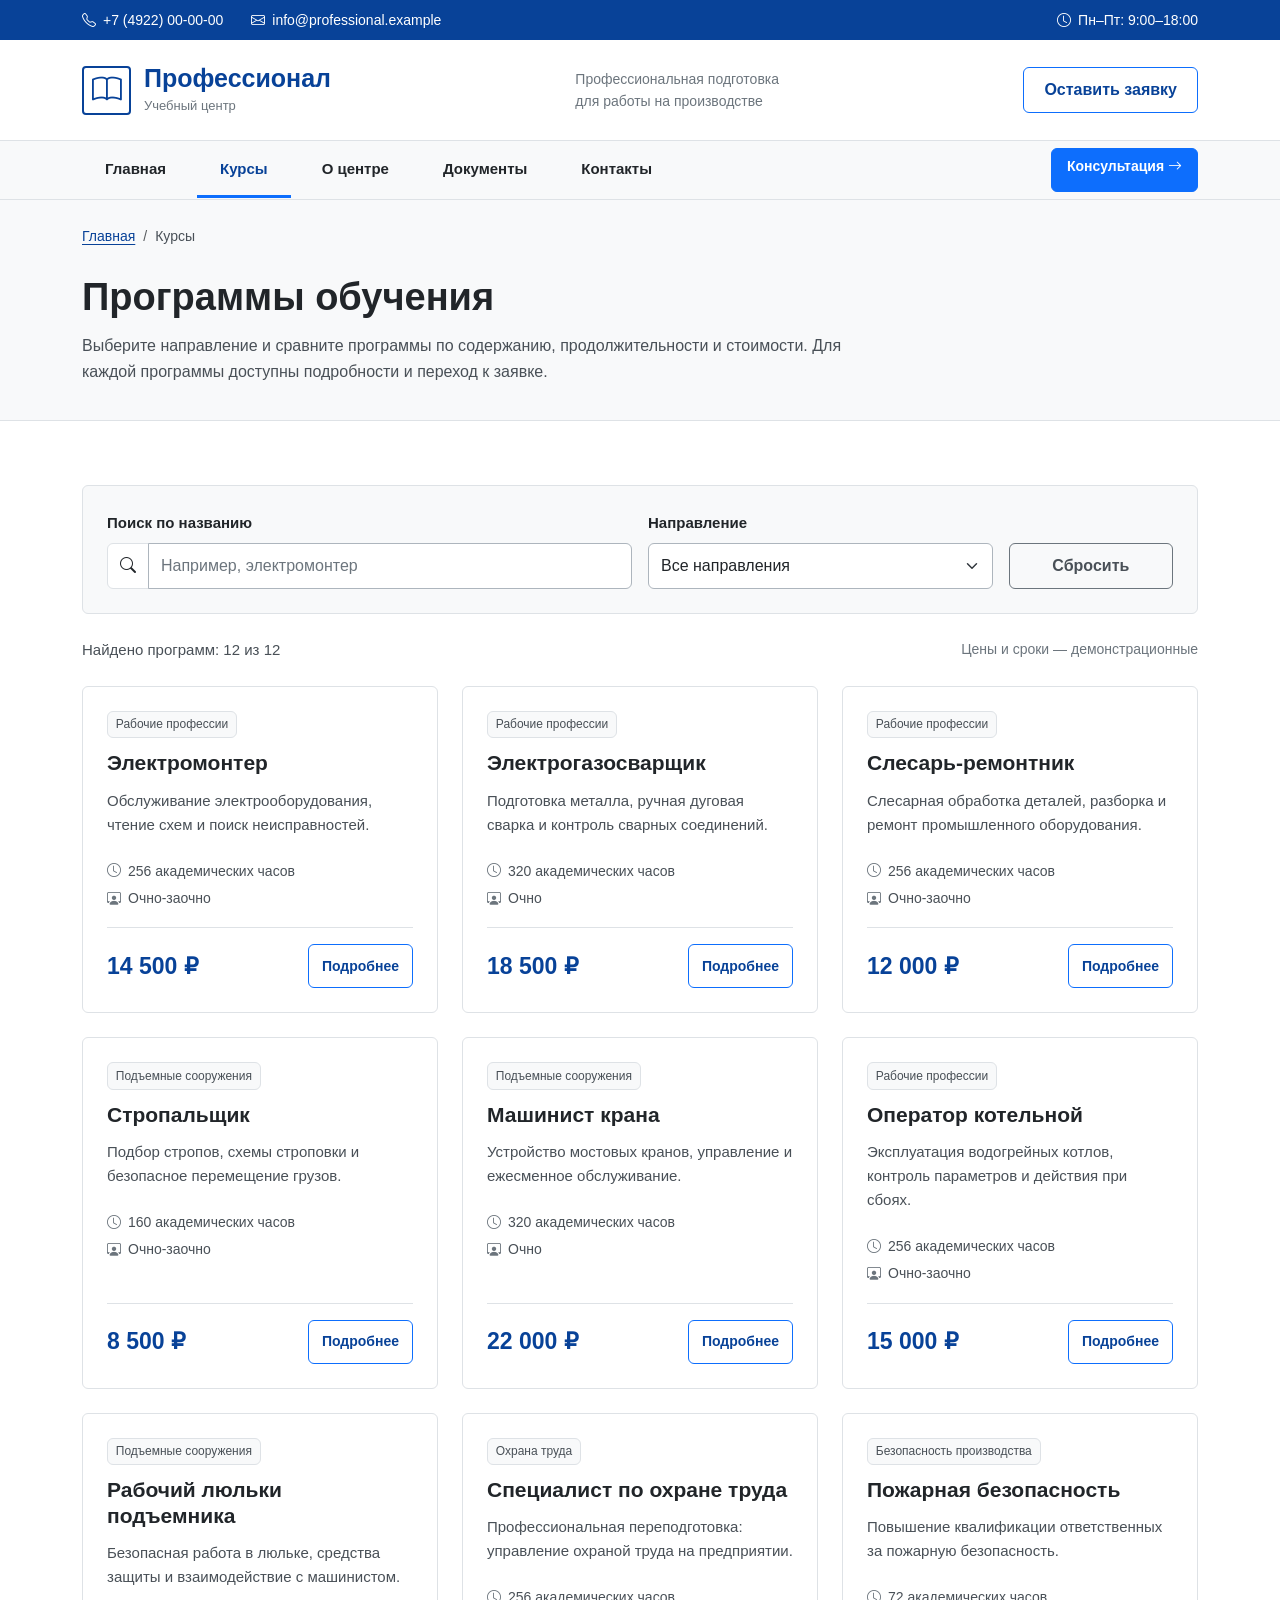
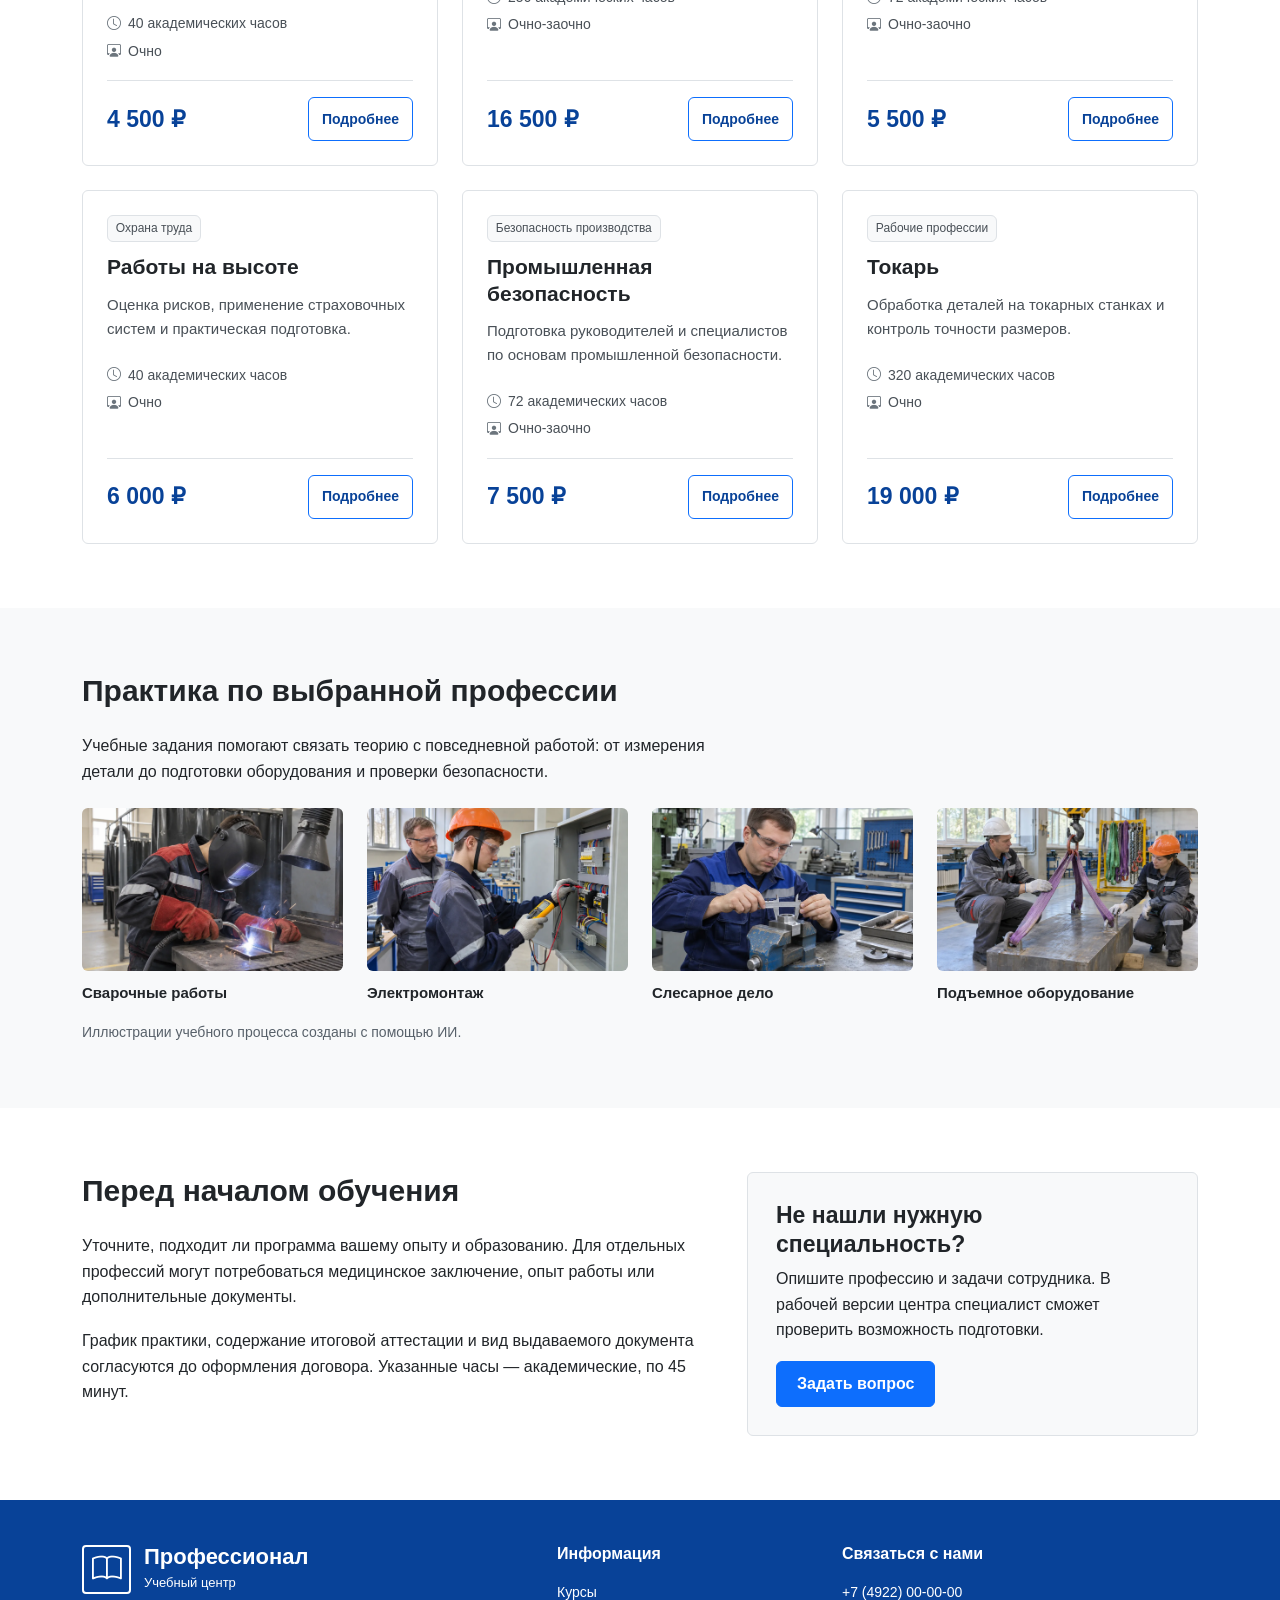
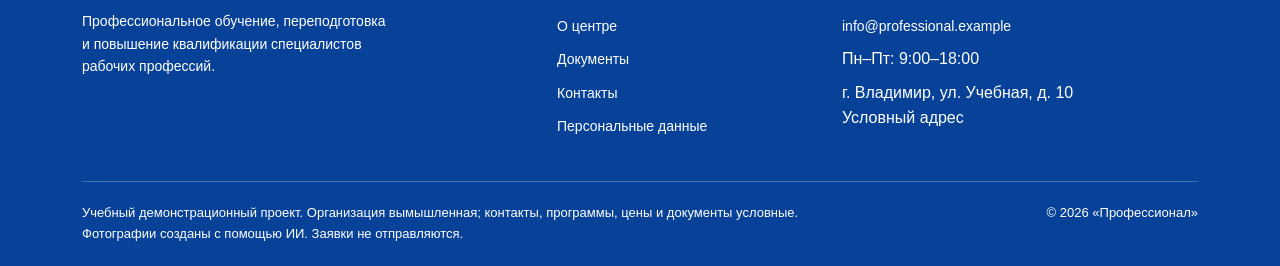
<file: courses.html>
<!doctype html>
<html lang="ru">
  <head>
    <meta charset="utf-8" />
    <meta name="viewport" content="width=device-width, initial-scale=1" />
    <meta
      name="description"
      content="Каталог 12 демонстрационных программ: рабочие профессии, подъемные сооружения, охрана труда и безопасность производства."
    />
    <meta name="color-scheme" content="light" />
    <title>Программы обучения — Учебный центр «Профессионал»</title>
    <link rel="icon" href="assets/favicon.svg" type="image/svg+xml" />
    <link rel="stylesheet" href="assets/vendor/bootstrap/bootstrap.min.css" />
    <link
      rel="stylesheet"
      href="assets/vendor/bootstrap-icons/bootstrap-icons.min.css"
    />
    <link rel="stylesheet" href="assets/css/style.css" />
    <script
      src="assets/vendor/bootstrap/bootstrap.bundle.min.js"
      defer
    ></script>
    <script src="assets/js/main.js" defer></script>
    <script src="assets/js/courses.js" defer></script>
  </head>
  <body>
    <a class="skip-link" href="#main">Перейти к содержанию</a>
    <header>
      <div class="topbar">
        <div class="container topbar-inner">
          <div class="topbar-contacts">
            <a href="tel:+74920000000"
              ><i class="bi bi-telephone" aria-hidden="true"></i>+7 (4922)
              00-00-00</a
            ><a href="mailto:info@professional.example"
              ><i class="bi bi-envelope" aria-hidden="true"></i
              >info@professional.example</a
            >
          </div>
          <span class="topbar-hours"
            ><i class="bi bi-clock" aria-hidden="true"></i>Пн–Пт:
            9:00–18:00</span
          >
        </div>
      </div>
      <div class="brandbar">
        <div
          class="container d-flex justify-content-between align-items-center gap-4"
        >
          <a
            class="brand"
            href="index.html"
            aria-label="Учебный центр Профессионал — главная"
            ><span class="brand-symbol"
              ><i class="bi bi-book" aria-hidden="true"></i></span
            ><span
              ><span class="brand-name">Профессионал</span
              ><span class="brand-caption">Учебный центр</span></span
            ></a
          >
          <p class="brand-summary">
            Профессиональная подготовка<br />для работы на производстве
          </p>
          <a class="btn btn-outline-primary" href="contacts.html#feedback"
            >Оставить заявку</a
          >
        </div>
      </div>
      <nav class="navbar navbar-expand-lg" aria-label="Основная навигация">
        <div class="container">
          <span class="nav-caption d-lg-none">Меню сайта</span
          ><button
            class="navbar-toggler"
            type="button"
            data-bs-toggle="collapse"
            data-bs-target="#main-navigation"
            aria-controls="main-navigation"
            aria-expanded="false"
            aria-label="Открыть меню"
          >
            <span class="navbar-toggler-icon"></span>
          </button>
          <div class="collapse navbar-collapse" id="main-navigation">
            <ul class="navbar-nav me-auto">
              <li class="nav-item">
                <a class="nav-link" href="index.html">Главная</a>
              </li>
              <li class="nav-item">
                <a
                  class="nav-link active"
                  href="courses.html"
                  aria-current="page"
                  >Курсы</a
                >
              </li>
              <li class="nav-item">
                <a class="nav-link" href="about.html">О центре</a>
              </li>
              <li class="nav-item">
                <a class="nav-link" href="documents.html">Документы</a>
              </li>
              <li class="nav-item">
                <a class="nav-link" href="contacts.html">Контакты</a>
              </li>
            </ul>
            <a class="btn btn-primary nav-consult" href="contacts.html#feedback"
              >Консультация <i class="bi bi-arrow-right" aria-hidden="true"></i
            ></a>
          </div>
        </div>
      </nav>
    </header>
    <main id="main">
      <div class="page-intro">
        <div class="container">
          <nav aria-label="Хлебные крошки">
            <ol class="breadcrumb">
              <li class="breadcrumb-item"><a href="index.html">Главная</a></li>
              <li class="breadcrumb-item active" aria-current="page">Курсы</li>
            </ol>
          </nav>
          <h1>Программы обучения</h1>
          <p>
            Выберите направление и сравните программы по содержанию,
            продолжительности и стоимости. Для каждой программы доступны
            подробности и переход к заявке.
          </p>
        </div>
      </div>
      <section class="section">
        <div class="container">
          <div class="filter-panel">
            <div class="row g-3 align-items-end">
              <div class="col-md-6">
                <label class="form-label" for="course-search"
                  >Поиск по названию</label
                >
                <div class="input-group">
                  <span class="input-group-text bg-white"
                    ><i class="bi bi-search" aria-hidden="true"></i></span
                  ><input
                    type="search"
                    class="form-control"
                    id="course-search"
                    placeholder="Например, электромонтер"
                    autocomplete="off"
                  />
                </div>
              </div>
              <div class="col-md-4">
                <label class="form-label" for="course-category"
                  >Направление</label
                ><select class="form-select" id="course-category">
                  <option value="">Все направления</option>
                  <option>Рабочие профессии</option>
                  <option>Подъемные сооружения</option>
                  <option>Охрана труда</option>
                  <option>Безопасность производства</option>
                </select>
              </div>
              <div class="col-md-2">
                <button
                  type="button"
                  class="btn btn-outline-secondary w-100"
                  id="reset-filters"
                >
                  Сбросить
                </button>
              </div>
            </div>
          </div>
          <div class="d-flex justify-content-between gap-2 flex-wrap mb-4">
            <p
              class="result-count mb-0"
              id="course-count"
              role="status"
              aria-live="polite"
            ></p>
            <p class="form-hint mb-0">Цены и сроки — демонстрационные</p>
          </div>
          <div class="row g-4" id="course-catalog"></div>
          <div class="info-panel text-center" id="no-courses" hidden>
            <h2>Программы не найдены</h2>
            <p class="mb-0">
              Попробуйте другое название или сбросьте фильтры. Можно искать по
              части слова.
            </p>
          </div>
          <noscript
            ><p class="alert alert-warning">
              Для поиска и просмотра подробностей включите JavaScript.
              <a href="assets/documents/programs.txt"
                >Скачать перечень программ (TXT)</a
              >.
            </p></noscript
          >
        </div>
      </section>
      <section class="section section-light">
        <div class="container">
          <h2>Практика по выбранной профессии</h2>
          <p class="reading mb-4">
            Учебные задания помогают связать теорию с повседневной работой: от
            измерения детали до подготовки оборудования и проверки безопасности.
          </p>
          <div class="row g-4 catalog-directions">
            <div class="col-sm-6 col-lg-3">
              <figure>
                <img
                  src="assets/images/welding.webp"
                  class="photo"
                  alt="Практическая сварка стального образца в защитной маске"
                  width="1200"
                  height="800"
                  loading="lazy"
                />
                <figcaption>Сварочные работы</figcaption>
              </figure>
            </div>
            <div class="col-sm-6 col-lg-3">
              <figure>
                <img
                  src="assets/images/electrical.webp"
                  class="photo"
                  alt="Проверка учебного электрического щита измерительным прибором"
                  width="1200"
                  height="800"
                  loading="lazy"
                />
                <figcaption>Электромонтаж</figcaption>
              </figure>
            </div>
            <div class="col-sm-6 col-lg-3">
              <figure>
                <img
                  src="assets/images/metalwork.webp"
                  class="photo"
                  alt="Измерение металлической детали штангенциркулем у слесарного верстака"
                  width="1200"
                  height="800"
                  loading="lazy"
                />
                <figcaption>Слесарное дело</figcaption>
              </figure>
            </div>
            <div class="col-sm-6 col-lg-3">
              <figure>
                <img
                  src="assets/images/lifting.webp"
                  class="photo"
                  alt="Инструктор и слушатель проверяют стропы на грузе в мастерской"
                  width="1200"
                  height="800"
                  loading="lazy"
                />
                <figcaption>Подъемное оборудование</figcaption>
              </figure>
            </div>
          </div>
          <p class="form-hint mt-3 mb-0">
            Иллюстрации учебного процесса созданы с помощью ИИ.
          </p>
        </div>
      </section>
      <section class="section">
        <div class="container">
          <div class="row g-4">
            <div class="col-lg-7">
              <h2>Перед началом обучения</h2>
              <p>
                Уточните, подходит ли программа вашему опыту и образованию. Для
                отдельных профессий могут потребоваться медицинское заключение,
                опыт работы или дополнительные документы.
              </p>
              <p class="mb-0">
                График практики, содержание итоговой аттестации и вид
                выдаваемого документа согласуются до оформления договора.
                Указанные часы — академические, по 45 минут.
              </p>
            </div>
            <div class="col-lg-5">
              <div class="info-panel">
                <h3>Не нашли нужную специальность?</h3>
                <p>
                  Опишите профессию и задачи сотрудника. В рабочей версии центра
                  специалист сможет проверить возможность подготовки.
                </p>
                <a class="btn btn-primary" href="contacts.html#feedback"
                  >Задать вопрос</a
                >
              </div>
            </div>
          </div>
        </div>
      </section>
    </main>
    <footer class="site-footer">
      <div class="container">
        <div class="row g-4">
          <div class="col-md-5">
            <a
              class="brand"
              href="index.html"
              aria-label="Учебный центр Профессионал — главная"
              ><span class="brand-symbol"
                ><i class="bi bi-book" aria-hidden="true"></i></span
              ><span
                ><span class="brand-name">Профессионал</span
                ><span class="brand-caption">Учебный центр</span></span
              ></a
            >
            <p class="footer-text">
              Профессиональное обучение, переподготовка и повышение квалификации
              специалистов рабочих профессий.
            </p>
          </div>
          <div class="col-6 col-md-3">
            <h2>Информация</h2>
            <ul class="footer-links">
              <li><a href="courses.html">Курсы</a></li>
              <li><a href="about.html">О центре</a></li>
              <li><a href="documents.html">Документы</a></li>
              <li><a href="contacts.html">Контакты</a></li>
              <li><a href="documents.html#privacy">Персональные данные</a></li>
            </ul>
          </div>
          <div class="col-6 col-md-4">
            <h2>Связаться с нами</h2>
            <ul class="footer-links">
              <li><a href="tel:+74920000000">+7 (4922) 00-00-00</a></li>
              <li>
                <a href="mailto:info@professional.example"
                  >info@professional.example</a
                >
              </li>
              <li>Пн–Пт: 9:00–18:00</li>
              <li>г. Владимир, ул. Учебная, д. 10<br />Условный адрес</li>
            </ul>
          </div>
        </div>
        <div class="footer-bottom">
          <p class="footer-disclaimer">
            Учебный демонстрационный проект. Организация вымышленная; контакты,
            программы, цены и документы условные. Фотографии созданы с помощью
            ИИ. Заявки не отправляются.
          </p>
          <span>© 2026 «Профессионал»</span>
        </div>
      </div>
    </footer>
    <div
      class="modal fade"
      id="course-modal"
      tabindex="-1"
      aria-labelledby="course-modal-title"
      aria-hidden="true"
    >
      <div
        class="modal-dialog modal-lg modal-dialog-scrollable modal-dialog-centered"
      >
        <div class="modal-content">
          <div class="modal-header">
            <h2 class="modal-title" id="course-modal-title">
              Программа обучения
            </h2>
            <button
              type="button"
              class="btn-close"
              data-bs-dismiss="modal"
              aria-label="Закрыть"
            ></button>
          </div>
          <div class="modal-body" id="course-modal-body"></div>
          <div class="modal-footer">
            <button
              type="button"
              class="btn btn-outline-secondary"
              data-bs-dismiss="modal"
            >
              Закрыть</button
            ><a
              class="btn btn-primary"
              id="course-apply"
              href="contacts.html#feedback"
              >Оставить заявку на курс</a
            >
          </div>
        </div>
      </div>
    </div>
  </body>
</html>
</file>
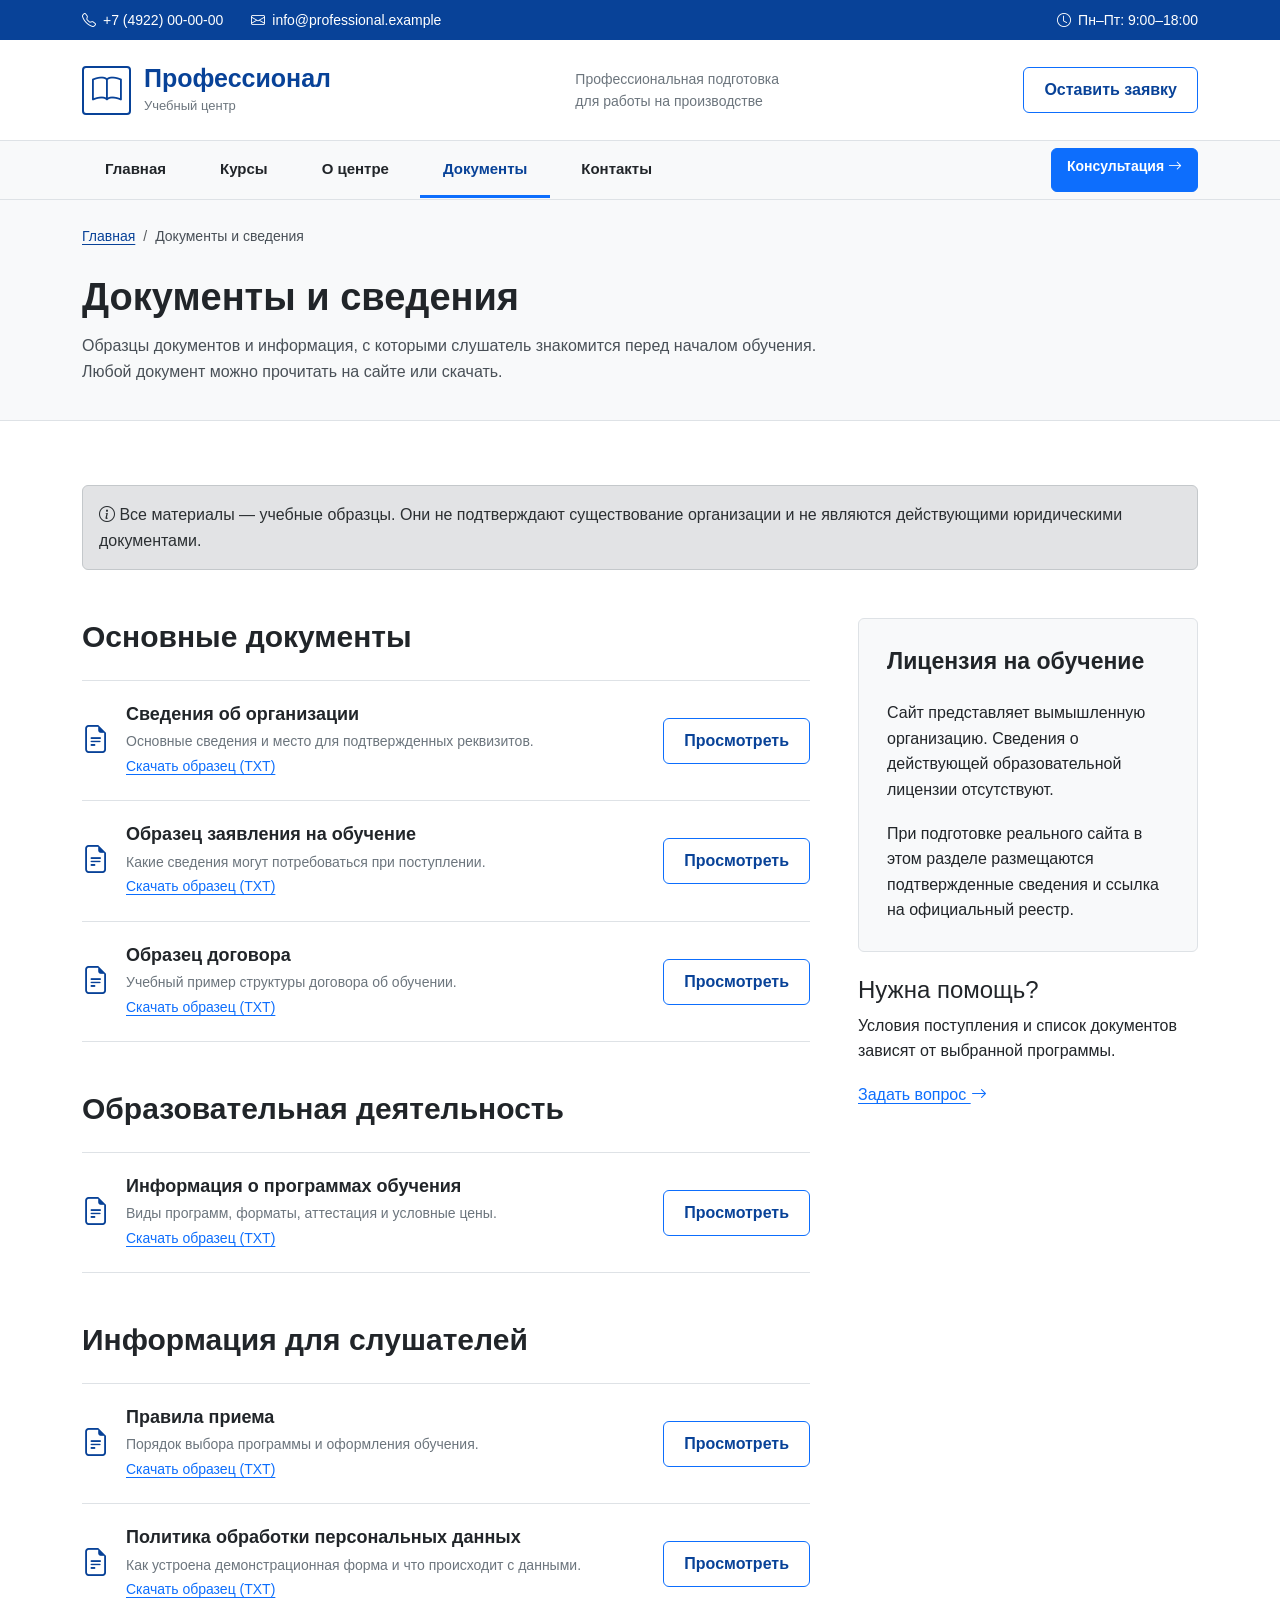
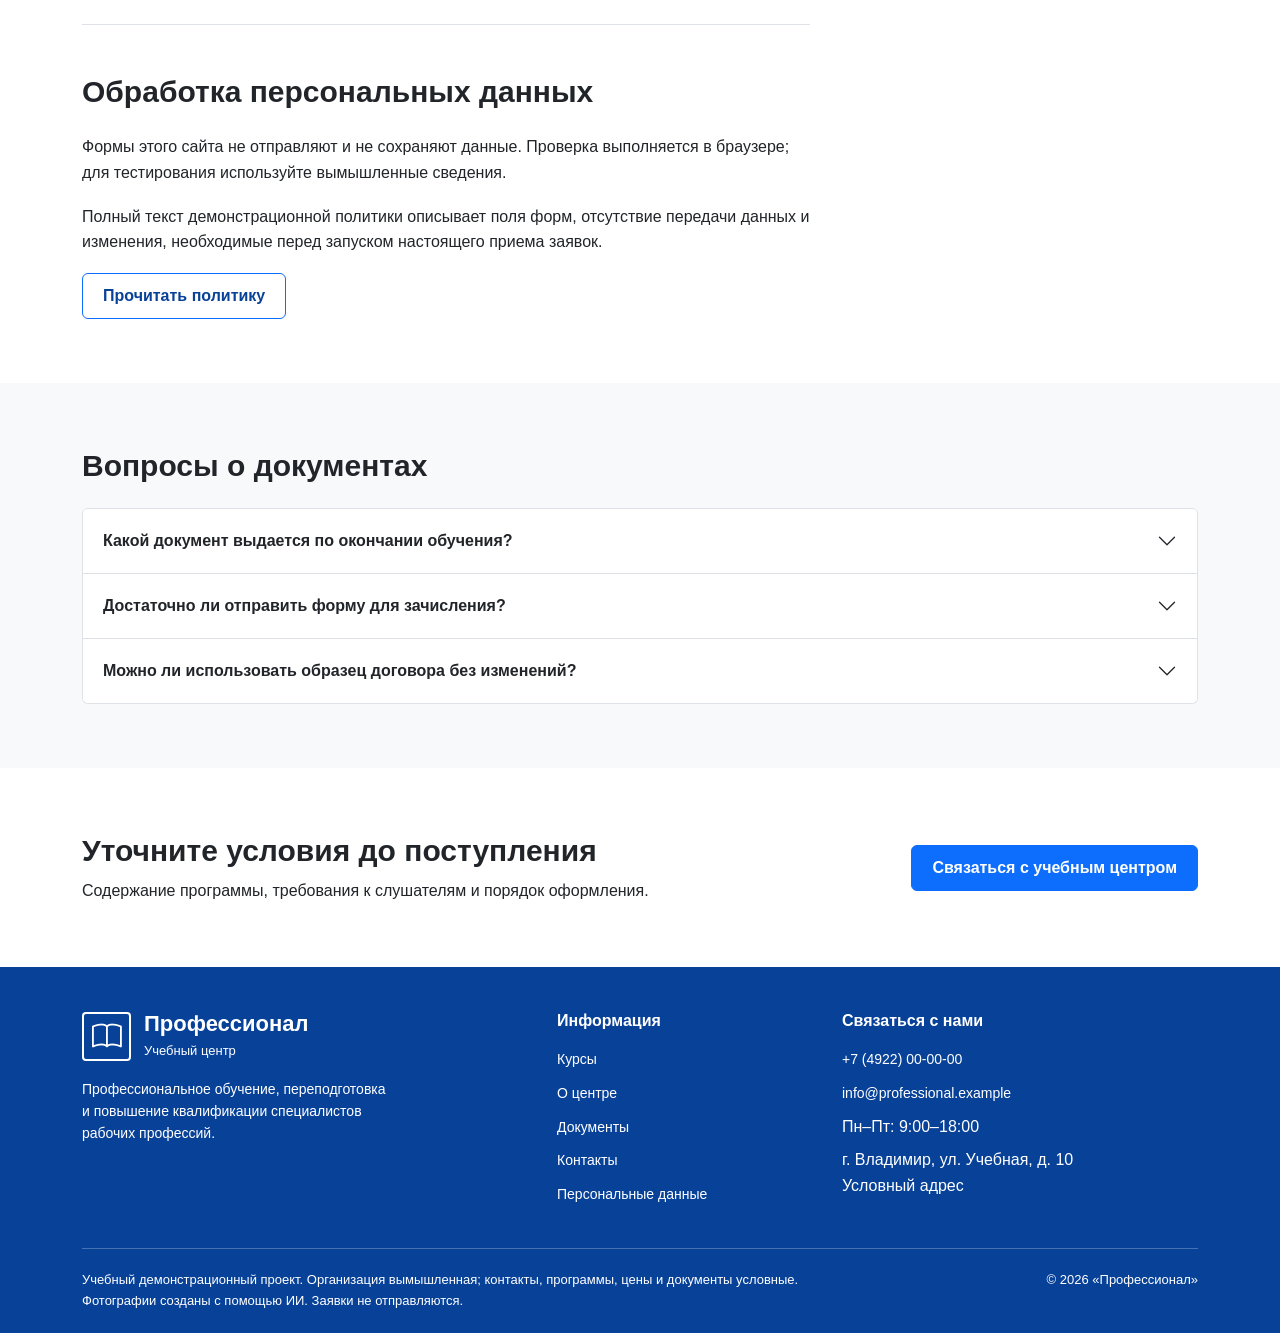
<file: documents.html>
<!doctype html>
<html lang="ru">
  <head>
    <meta charset="utf-8" />
    <meta name="viewport" content="width=device-width, initial-scale=1" />
    <meta
      name="description"
      content="Демонстрационные сведения и образцы документов учебного центра: заявление, договор, правила приема и политика обработки данных."
    />
    <meta name="color-scheme" content="light" />
    <title>Документы и сведения — Учебный центр «Профессионал»</title>
    <link rel="icon" href="assets/favicon.svg" type="image/svg+xml" />
    <link rel="stylesheet" href="assets/vendor/bootstrap/bootstrap.min.css" />
    <link
      rel="stylesheet"
      href="assets/vendor/bootstrap-icons/bootstrap-icons.min.css"
    />
    <link rel="stylesheet" href="assets/css/style.css" />
    <script
      src="assets/vendor/bootstrap/bootstrap.bundle.min.js"
      defer
    ></script>
    <script src="assets/js/main.js" defer></script>
  </head>
  <body>
    <a class="skip-link" href="#main">Перейти к содержанию</a>
    <header>
      <div class="topbar">
        <div class="container topbar-inner">
          <div class="topbar-contacts">
            <a href="tel:+74920000000"
              ><i class="bi bi-telephone" aria-hidden="true"></i>+7 (4922)
              00-00-00</a
            ><a href="mailto:info@professional.example"
              ><i class="bi bi-envelope" aria-hidden="true"></i
              >info@professional.example</a
            >
          </div>
          <span class="topbar-hours"
            ><i class="bi bi-clock" aria-hidden="true"></i>Пн–Пт:
            9:00–18:00</span
          >
        </div>
      </div>
      <div class="brandbar">
        <div
          class="container d-flex justify-content-between align-items-center gap-4"
        >
          <a
            class="brand"
            href="index.html"
            aria-label="Учебный центр Профессионал — главная"
            ><span class="brand-symbol"
              ><i class="bi bi-book" aria-hidden="true"></i></span
            ><span
              ><span class="brand-name">Профессионал</span
              ><span class="brand-caption">Учебный центр</span></span
            ></a
          >
          <p class="brand-summary">
            Профессиональная подготовка<br />для работы на производстве
          </p>
          <a class="btn btn-outline-primary" href="contacts.html#feedback"
            >Оставить заявку</a
          >
        </div>
      </div>
      <nav class="navbar navbar-expand-lg" aria-label="Основная навигация">
        <div class="container">
          <span class="nav-caption d-lg-none">Меню сайта</span
          ><button
            class="navbar-toggler"
            type="button"
            data-bs-toggle="collapse"
            data-bs-target="#main-navigation"
            aria-controls="main-navigation"
            aria-expanded="false"
            aria-label="Открыть меню"
          >
            <span class="navbar-toggler-icon"></span>
          </button>
          <div class="collapse navbar-collapse" id="main-navigation">
            <ul class="navbar-nav me-auto">
              <li class="nav-item">
                <a class="nav-link" href="index.html">Главная</a>
              </li>
              <li class="nav-item">
                <a class="nav-link" href="courses.html">Курсы</a>
              </li>
              <li class="nav-item">
                <a class="nav-link" href="about.html">О центре</a>
              </li>
              <li class="nav-item">
                <a
                  class="nav-link active"
                  href="documents.html"
                  aria-current="page"
                  >Документы</a
                >
              </li>
              <li class="nav-item">
                <a class="nav-link" href="contacts.html">Контакты</a>
              </li>
            </ul>
            <a class="btn btn-primary nav-consult" href="contacts.html#feedback"
              >Консультация <i class="bi bi-arrow-right" aria-hidden="true"></i
            ></a>
          </div>
        </div>
      </nav>
    </header>
    <main id="main">
      <div class="page-intro">
        <div class="container">
          <nav aria-label="Хлебные крошки">
            <ol class="breadcrumb">
              <li class="breadcrumb-item"><a href="index.html">Главная</a></li>
              <li class="breadcrumb-item active" aria-current="page">
                Документы и сведения
              </li>
            </ol>
          </nav>
          <h1>Документы и сведения</h1>
          <p>
            Образцы документов и информация, с которыми слушатель знакомится
            перед началом обучения. Любой документ можно прочитать на сайте или
            скачать.
          </p>
        </div>
      </div>
      <section class="section">
        <div class="container">
          <div class="alert alert-secondary mb-5">
            <i class="bi bi-info-circle" aria-hidden="true"></i> Все материалы —
            учебные образцы. Они не подтверждают существование организации и не
            являются действующими юридическими документами.
          </div>
          <div class="row g-4 g-xl-5">
            <div class="col-lg-8">
              <section class="mb-5">
                <h2>Основные документы</h2>
                <ul class="document-list">
                  <li>
                    <i class="bi bi-file-earmark-text" aria-hidden="true"></i>
                    <div>
                      <h3>Сведения об организации</h3>
                      <p>
                        Основные сведения и место для подтвержденных реквизитов.
                      </p>
                      <a
                        href="assets/documents/organization.txt"
                        download
                        class="small"
                        >Скачать образец (TXT)</a
                      >
                    </div>
                    <button
                      class="btn btn-outline-primary"
                      type="button"
                      data-document="organization"
                      data-title="Сведения об организации"
                      aria-label="Просмотреть: Сведения об организации"
                    >
                      Просмотреть
                    </button>
                  </li>
                  <li>
                    <i class="bi bi-file-earmark-text" aria-hidden="true"></i>
                    <div>
                      <h3>Образец заявления на обучение</h3>
                      <p>Какие сведения могут потребоваться при поступлении.</p>
                      <a
                        href="assets/documents/application.txt"
                        download
                        class="small"
                        >Скачать образец (TXT)</a
                      >
                    </div>
                    <button
                      class="btn btn-outline-primary"
                      type="button"
                      data-document="application"
                      data-title="Образец заявления на обучение"
                      aria-label="Просмотреть: Образец заявления на обучение"
                    >
                      Просмотреть
                    </button>
                  </li>
                  <li>
                    <i class="bi bi-file-earmark-text" aria-hidden="true"></i>
                    <div>
                      <h3>Образец договора</h3>
                      <p>Учебный пример структуры договора об обучении.</p>
                      <a
                        href="assets/documents/contract.txt"
                        download
                        class="small"
                        >Скачать образец (TXT)</a
                      >
                    </div>
                    <button
                      class="btn btn-outline-primary"
                      type="button"
                      data-document="contract"
                      data-title="Образец договора"
                      aria-label="Просмотреть: Образец договора"
                    >
                      Просмотреть
                    </button>
                  </li>
                </ul>
              </section>
              <section class="mb-5">
                <h2>Образовательная деятельность</h2>
                <ul class="document-list">
                  <li>
                    <i class="bi bi-file-earmark-text" aria-hidden="true"></i>
                    <div>
                      <h3>Информация о программах обучения</h3>
                      <p>Виды программ, форматы, аттестация и условные цены.</p>
                      <a
                        href="assets/documents/programs.txt"
                        download
                        class="small"
                        >Скачать образец (TXT)</a
                      >
                    </div>
                    <button
                      class="btn btn-outline-primary"
                      type="button"
                      data-document="programs"
                      data-title="Информация о программах обучения"
                      aria-label="Просмотреть: Информация о программах обучения"
                    >
                      Просмотреть
                    </button>
                  </li>
                </ul>
              </section>
              <section class="mb-5">
                <h2>Информация для слушателей</h2>
                <ul class="document-list">
                  <li>
                    <i class="bi bi-file-earmark-text" aria-hidden="true"></i>
                    <div>
                      <h3>Правила приема</h3>
                      <p>Порядок выбора программы и оформления обучения.</p>
                      <a
                        href="assets/documents/admission.txt"
                        download
                        class="small"
                        >Скачать образец (TXT)</a
                      >
                    </div>
                    <button
                      class="btn btn-outline-primary"
                      type="button"
                      data-document="admission"
                      data-title="Правила приема"
                      aria-label="Просмотреть: Правила приема"
                    >
                      Просмотреть
                    </button>
                  </li>
                  <li>
                    <i class="bi bi-file-earmark-text" aria-hidden="true"></i>
                    <div>
                      <h3>Политика обработки персональных данных</h3>
                      <p>
                        Как устроена демонстрационная форма и что происходит с
                        данными.
                      </p>
                      <a
                        href="assets/documents/privacy.txt"
                        download
                        class="small"
                        >Скачать образец (TXT)</a
                      >
                    </div>
                    <button
                      class="btn btn-outline-primary"
                      type="button"
                      data-document="privacy"
                      data-title="Политика обработки персональных данных"
                      aria-label="Просмотреть: Политика обработки персональных данных"
                    >
                      Просмотреть
                    </button>
                  </li>
                </ul>
              </section>
              <section id="privacy">
                <h2>Обработка персональных данных</h2>
                <p>
                  Формы этого сайта не отправляют и не сохраняют данные.
                  Проверка выполняется в браузере; для тестирования используйте
                  вымышленные сведения.
                </p>
                <p>
                  Полный текст демонстрационной политики описывает поля форм,
                  отсутствие передачи данных и изменения, необходимые перед
                  запуском настоящего приема заявок.
                </p>
                <button
                  class="btn btn-outline-primary"
                  type="button"
                  data-document="privacy"
                  data-title="Политика обработки персональных данных"
                >
                  Прочитать политику
                </button>
              </section>
            </div>
            <aside class="col-lg-4">
              <div class="info-panel">
                <h2>Лицензия на обучение</h2>
                <p>
                  Сайт представляет вымышленную организацию. Сведения о
                  действующей образовательной лицензии отсутствуют.
                </p>
                <p class="mb-0">
                  При подготовке реального сайта в этом разделе размещаются
                  подтвержденные сведения и ссылка на официальный реестр.
                </p>
              </div>
              <div class="mt-4">
                <h2 class="h4">Нужна помощь?</h2>
                <p>
                  Условия поступления и список документов зависят от выбранной
                  программы.
                </p>
                <a href="contacts.html#feedback"
                  >Задать вопрос
                  <i class="bi bi-arrow-right" aria-hidden="true"></i
                ></a>
              </div>
            </aside>
          </div>
        </div>
      </section>
      <section class="section section-light">
        <div class="container">
          <h2>Вопросы о документах</h2>
          <div class="accordion" id="documents-faq">
            <div class="accordion-item">
              <h3 class="accordion-header">
                <button
                  class="accordion-button collapsed"
                  type="button"
                  data-bs-toggle="collapse"
                  data-bs-target="#documents-faq-0"
                  aria-expanded="false"
                  aria-controls="documents-faq-0"
                >
                  Какой документ выдается по окончании обучения?
                </button>
              </h3>
              <div
                id="documents-faq-0"
                class="accordion-collapse collapse"
                data-bs-parent="#documents-faq"
              >
                <div class="accordion-body">
                  Вид документа зависит от программы: профессиональное обучение,
                  повышение квалификации или профессиональная переподготовка. Он
                  определяется до поступления с учетом исходного образования и
                  условий итоговой аттестации. Демонстрационный сайт документы
                  не выдает.
                </div>
              </div>
            </div>
            <div class="accordion-item">
              <h3 class="accordion-header">
                <button
                  class="accordion-button collapsed"
                  type="button"
                  data-bs-toggle="collapse"
                  data-bs-target="#documents-faq-1"
                  aria-expanded="false"
                  aria-controls="documents-faq-1"
                >
                  Достаточно ли отправить форму для зачисления?
                </button>
              </h3>
              <div
                id="documents-faq-1"
                class="accordion-collapse collapse"
                data-bs-parent="#documents-faq"
              >
                <div class="accordion-body">
                  Нет. В действующей организации после консультации потребуются
                  необходимые документы, договор и оформление зачисления. На
                  этом сайте форма работает только как учебный пример.
                </div>
              </div>
            </div>
            <div class="accordion-item">
              <h3 class="accordion-header">
                <button
                  class="accordion-button collapsed"
                  type="button"
                  data-bs-toggle="collapse"
                  data-bs-target="#documents-faq-2"
                  aria-expanded="false"
                  aria-controls="documents-faq-2"
                >
                  Можно ли использовать образец договора без изменений?
                </button>
              </h3>
              <div
                id="documents-faq-2"
                class="accordion-collapse collapse"
                data-bs-parent="#documents-faq"
              >
                <div class="accordion-body">
                  Нет. Здесь показана только структура документа. Для реального
                  применения нужны настоящие реквизиты, условия оказания услуг и
                  проверка текста применительно к деятельности организации.
                </div>
              </div>
            </div>
          </div>
        </div>
      </section>
      <section class="section">
        <div
          class="container d-flex justify-content-between align-items-center gap-4 flex-wrap"
        >
          <div>
            <h2 class="mb-2">Уточните условия до поступления</h2>
            <p class="mb-0">
              Содержание программы, требования к слушателям и порядок
              оформления.
            </p>
          </div>
          <a class="btn btn-primary" href="contacts.html#feedback"
            >Связаться с учебным центром</a
          >
        </div>
      </section>
    </main>
    <footer class="site-footer">
      <div class="container">
        <div class="row g-4">
          <div class="col-md-5">
            <a
              class="brand"
              href="index.html"
              aria-label="Учебный центр Профессионал — главная"
              ><span class="brand-symbol"
                ><i class="bi bi-book" aria-hidden="true"></i></span
              ><span
                ><span class="brand-name">Профессионал</span
                ><span class="brand-caption">Учебный центр</span></span
              ></a
            >
            <p class="footer-text">
              Профессиональное обучение, переподготовка и повышение квалификации
              специалистов рабочих профессий.
            </p>
          </div>
          <div class="col-6 col-md-3">
            <h2>Информация</h2>
            <ul class="footer-links">
              <li><a href="courses.html">Курсы</a></li>
              <li><a href="about.html">О центре</a></li>
              <li><a href="documents.html">Документы</a></li>
              <li><a href="contacts.html">Контакты</a></li>
              <li><a href="documents.html#privacy">Персональные данные</a></li>
            </ul>
          </div>
          <div class="col-6 col-md-4">
            <h2>Связаться с нами</h2>
            <ul class="footer-links">
              <li><a href="tel:+74920000000">+7 (4922) 00-00-00</a></li>
              <li>
                <a href="mailto:info@professional.example"
                  >info@professional.example</a
                >
              </li>
              <li>Пн–Пт: 9:00–18:00</li>
              <li>г. Владимир, ул. Учебная, д. 10<br />Условный адрес</li>
            </ul>
          </div>
        </div>
        <div class="footer-bottom">
          <p class="footer-disclaimer">
            Учебный демонстрационный проект. Организация вымышленная; контакты,
            программы, цены и документы условные. Фотографии созданы с помощью
            ИИ. Заявки не отправляются.
          </p>
          <span>© 2026 «Профессионал»</span>
        </div>
      </div>
    </footer>
    <div
      class="modal fade"
      id="document-modal"
      tabindex="-1"
      aria-labelledby="document-modal-title"
      aria-hidden="true"
    >
      <div
        class="modal-dialog modal-lg modal-dialog-scrollable modal-dialog-centered"
      >
        <div class="modal-content">
          <div class="modal-header">
            <h2 class="modal-title" id="document-modal-title">Документ</h2>
            <button
              type="button"
              class="btn-close"
              data-bs-dismiss="modal"
              aria-label="Закрыть"
            ></button>
          </div>
          <div class="modal-body">
            <p class="alert alert-secondary">
              Демонстрационный образец. Не является действующим документом.
            </p>
            <div id="document-modal-body"></div>
          </div>
          <div class="modal-footer justify-content-end">
            <button
              class="btn btn-outline-secondary"
              type="button"
              data-bs-dismiss="modal"
            >
              Закрыть
            </button>
          </div>
        </div>
      </div>
    </div>
    <template id="document-organization"
      ><h3>Назначение страницы</h3>
      <p>
        Учебный центр «Профессионал» — вымышленная образовательная организация,
        созданная для университетского проекта.
      </p>
      <h3>Условные сведения</h3>
      <p>
        Адрес: г. Владимир, ул. Учебная, д. 10. График: понедельник–пятница,
        9:00–18:00. Контакты: +7 (4922) 00-00-00, info@professional.example.
      </p>
      <h3>Лицензия и реквизиты</h3>
      <p>
        Не размещены. При использовании проекта реальной организацией этот
        раздел следует заполнить подтвержденными сведениями и действительными
        документами. Наличие лицензии данным проектом не заявляется.
      </p></template
    ><template id="document-application"
      ><p>Руководителю учебного центра «Профессионал»</p>
      <p>
        От: ____________________<br />Контактный телефон: ____________________
      </p>
      <h3>Заявление</h3>
      <p>
        Прошу рассмотреть возможность зачисления на программу
        ____________________ в период ____________________.
      </p>
      <p>
        Сведения об образовании: ____________________.<br />Имеющаяся профессия
        и опыт: ____________________.
      </p>
      <p>
        С содержанием программы, форматом и условиями обучения ознакомлен(а).
      </p>
      <p>Дата: ____________________<br />Подпись: ____________________</p>
      <p>
        Данный образец не является действующим заявлением и не оформляет
        зачисление.
      </p></template
    ><template id="document-contract"
      ><h3>1. Предмет договора</h3>
      <p>
        Исполнитель организует обучение по согласованной программе; заказчик
        знакомится с условиями и оплачивает услуги. В действующем договоре
        должны быть указаны настоящие стороны и реквизиты.
      </p>
      <h3>2. Условия обучения</h3>
      <p>
        Название программы, объем часов, форма, период, место практики и порядок
        итоговой аттестации фиксируются до подписания.
      </p>
      <h3>3. Стоимость и оплата</h3>
      <p>
        Цена, сроки платежей, условия изменения и возврата оплаты определяются
        договором. Демонстрационные цены каталога не являются офертой.
      </p>
      <h3>4. Права и обязанности</h3>
      <p>
        Исполнитель предоставляет согласованную программу и условия обучения.
        Слушатель посещает занятия, выполняет задания и соблюдает правила
        безопасности.
      </p>
      <h3>5. Завершение обучения</h3>
      <p>
        Вид итогового документа и условия его выдачи указываются с учетом
        выбранной программы и установленных требований.
      </p>
      <p>
        Это учебный макет структуры, не готовый юридический документ. Для
        реального применения требуется подготовленный и проверенный договор.
      </p></template
    ><template id="document-admission"
      ><ol>
        <li>
          Выбрать программу и уточнить требования к исходному образованию, опыту
          и состоянию здоровья.
        </li>
        <li>
          Согласовать формат, график, практическую подготовку и стоимость.
        </li>
        <li>
          Получить список документов для конкретной программы. Не отправлять
          паспортные данные через демонстрационную форму.
        </li>
        <li>Ознакомиться с договором и правилами обучения.</li>
        <li>
          Оформить зачисление в порядке, предусмотренном реальной
          образовательной организацией.
        </li>
      </ol>
      <p>
        Онлайн-форма на сайте только демонстрирует проверку полей и не оформляет
        поступление.
      </p></template
    ><template id="document-privacy"
      ><h3>Демонстрационный режим</h3>
      <p>
        Сайт представляет университетский проект вымышленной организации. Формы
        проверяются JavaScript-кодом в браузере. Их содержимое не передается на
        сервер, не отправляется по электронной почте и не сохраняется в
        localStorage, cookies или базе данных.
      </p>
      <h3>Какие поля используются</h3>
      <p>
        Имя, телефон, email, направление обучения, сообщение и отметка согласия
        нужны только для демонстрации клиентской валидации. Рекомендуется
        вводить вымышленные данные. Документы и сведения о здоровье через сайт
        не собираются.
      </p>
      <h3>Сторонние ресурсы</h3>
      <p>
        Bootstrap, иконки и фотографии загружаются из локальной папки сайта.
        Аналитика, внешние карты и сторонние шрифты не подключены. Обычный
        HTTP-сервер может вести технический журнал обращений к страницам.
      </p>
      <h3>Переход к реальному сайту</h3>
      <p>
        Перед приемом настоящих заявок необходимо определить оператора, цели,
        основания и сроки обработки, настроить безопасный backend и опубликовать
        политику, соответствующую реальной обработке данных. Этот текст не
        подменяет такую политику.
      </p></template
    ><template id="document-programs"
      ><p>
        Каталог содержит 12 демонстрационных программ по четырем направлениям:
        рабочие профессии, подъемные сооружения, охрана труда и безопасность
        производства.
      </p>
      <p>
        Продолжительность составляет от 40 до 320 академических часов. Один
        академический час — 45 минут. Форматы: очный и очно-заочный. Стоимость —
        от 4 500 до 22 000 рублей; все значения условные.
      </p>
      <p>
        Содержание, аудитория и результаты каждой программы доступны в каталоге.
        Исходное образование, медицинские требования, конкретное оборудование,
        график практики и вид итогового документа уточняются до заключения
        договора.
      </p>
      <p>
        Обучение не означает автоматическое получение допуска работодателя или
        прохождение внешней аттестации.
      </p>
      <p><a href="courses.html">Открыть каталог программ</a></p></template
    >
  </body>
</html>
</file>
<file: assets/css/style.css>
:root {
  --primary: #0d6efd;
  --primary-dark: #084298;
  --ink: #212529;
  --muted: #6c757d;
  --surface: #f8f9fa;
  --line: #dee2e6;
  --success: #198754;
  --radius: 6px;
  --section-space: 64px;
  --bs-body-font-family: Arial, Helvetica, sans-serif;
  --bs-body-line-height: 1.6;
  --bs-border-radius: 6px;
}
body {
  color: var(--ink);
}
h1,
h2,
h3,
h4 {
  line-height: 1.25;
  font-weight: 700;
}
h1 {
  font-size: 38px;
  margin-bottom: 20px;
}
h2 {
  font-size: 30px;
  margin-bottom: 24px;
}
h3 {
  font-size: 23px;
}
p {
  margin-bottom: 18px;
}
a {
  text-underline-offset: 3px;
}
::selection {
  background: var(--primary-dark);
  color: white;
}
input,
textarea {
  caret-color: var(--primary-dark);
}
:focus-visible {
  outline: 3px solid var(--primary-dark);
  outline-offset: 4px;
}
.btn {
  padding: 10px 20px;
  font-weight: 600;
  min-height: 44px;
}
.btn-primary {
  --bs-btn-bg: var(--primary);
}
.btn-outline-primary {
  --bs-btn-color: var(--primary-dark);
  --bs-btn-border-color: var(--primary);
}
.skip-link {
  position: absolute;
  top: -100px;
  left: 16px;
  z-index: 2000;
  background: white;
  padding: 12px 18px;
}
.skip-link:focus {
  top: 12px;
}
.topbar {
  background: var(--primary-dark);
  color: white;
  font-size: 14px;
  padding: 9px 0;
}
.topbar a {
  color: white;
  text-decoration: none;
}
.topbar a:hover {
  text-decoration: underline;
}
.topbar-inner {
  display: flex;
  align-items: center;
  justify-content: space-between;
  gap: 12px 24px;
  flex-wrap: wrap;
}
.topbar-contacts {
  display: flex;
  flex-wrap: wrap;
  gap: 8px 28px;
}
.topbar i {
  margin-right: 7px;
}
.brandbar {
  padding: 23px 0;
}
.brand {
  display: inline-flex;
  align-items: center;
  gap: 13px;
  color: var(--primary-dark);
  text-decoration: none;
}
.brand-symbol {
  display: grid;
  place-items: center;
  width: 49px;
  height: 49px;
  border: 2px solid var(--primary-dark);
  border-radius: 4px;
  flex-shrink: 0;
  font-size: 29px;
}
.brand-name {
  font-size: 25px;
  font-weight: 700;
  line-height: 1.2;
  display: block;
}
.brand-caption {
  display: block;
  color: var(--muted);
  font-size: 13px;
  margin-top: 3px;
}
.brand-summary {
  font-size: 14px;
  color: var(--muted);
  max-width: 235px;
  margin: 0;
}
.navbar {
  background: var(--surface);
  border-block: 1px solid var(--line);
  padding: 0;
}
.navbar-nav {
  gap: 8px;
}
.navbar .nav-link {
  color: var(--ink);
  padding: 14px 23px !important;
  font-size: 15px;
  font-weight: 600;
  border-bottom: 3px solid transparent;
}
.navbar .nav-link:hover {
  color: var(--primary-dark);
  background: #e9ecef;
}
.navbar .nav-link.active {
  color: var(--primary-dark);
  border-bottom-color: var(--primary);
}
.navbar-toggler {
  margin-block: 10px;
  min-height: 44px;
}
.nav-caption {
  font-size: 15px;
  color: var(--primary-dark);
  font-weight: 600;
}
.nav-consult {
  padding: 7px 15px;
  margin-block: 7px;
  font-size: 14px;
}
.section {
  padding-block: var(--section-space);
}
.section-light {
  background: var(--surface);
}
/* На светло-серой поверхности стандартный secondary Bootstrap дает менее 4.5:1. */
.section-light .form-hint,
.hero .hero-note,
.location-panel .form-hint {
  color: #58616a;
}
.section-light a:not(.btn) {
  color: var(--primary-dark);
}
#reset-filters {
  --bs-btn-color: #495057;
}
.hero {
  padding-block: 48px;
  background: var(--surface);
  border-bottom: 1px solid var(--line);
}
.hero h1 {
  max-width: 600px;
}
.hero-description {
  color: #495057;
  max-width: 570px;
  margin-bottom: 26px;
}
.hero-image {
  width: 100%;
  height: 340px;
  object-fit: cover;
  border-radius: var(--radius);
}
.hero-note {
  margin: 22px 0 0;
  color: var(--muted);
  font-size: 14px;
}
.hero-note i {
  color: var(--primary-dark);
  margin-right: 5px;
}
.section-heading {
  display: flex;
  justify-content: space-between;
  align-items: baseline;
  flex-wrap: wrap;
  gap: 8px 24px;
  margin-bottom: 24px;
}
.section-heading h2 {
  margin: 0;
}
.section-heading a {
  font-size: 15px;
  font-weight: 600;
}
.direction-card {
  padding: 24px;
  border: 1px solid var(--line);
  border-radius: var(--radius);
  height: 100%;
  background: white;
}
.direction-card > i {
  color: var(--primary-dark);
  font-size: 26px;
  display: block;
  margin-bottom: 14px;
}
.direction-card h3 {
  font-size: 19px;
  margin-bottom: 10px;
}
.direction-card p {
  color: var(--muted);
  font-size: 14px;
  margin-bottom: 18px;
}
.direction-card a {
  font-size: 14px;
  font-weight: 600;
}
.reading {
  max-width: 72ch;
}
.photo {
  width: 100%;
  height: auto;
  object-fit: cover;
  border-radius: var(--radius);
  aspect-ratio: 3 / 2;
}
.photo-caption {
  font-size: 14px;
  color: var(--muted);
  margin-top: 10px;
}
.plain-list {
  padding-left: 20px;
}
.plain-list li {
  margin-bottom: 9px;
}
.check-list {
  list-style: none;
  padding: 0;
}
.check-list li {
  position: relative;
  padding-left: 27px;
  margin-bottom: 12px;
}
.check-list i {
  position: absolute;
  left: 0;
  top: 1px;
  color: var(--primary-dark);
}
.course-card {
  height: 100%;
  border-color: var(--line);
}
.course-card .card-body {
  padding: 24px;
  display: flex;
  flex-direction: column;
  align-items: flex-start;
}
.course-card .card-title {
  font-size: 21px;
  margin: 12px 0;
}
.course-card .card-text {
  font-size: 15px;
  color: #495057;
}
.badge-category {
  background: var(--surface);
  border: 1px solid var(--line);
  color: #495057;
  font-weight: 400;
  white-space: normal;
  text-align: left;
  line-height: 1.4;
}
.course-meta {
  margin-bottom: 18px;
  font-size: 14px;
  color: #495057;
}
.course-meta span {
  display: block;
  margin-top: 5px;
}
.course-meta i {
  margin-right: 7px;
  color: var(--muted);
}
.course-price {
  font-weight: 700;
  font-size: 23px;
  color: var(--primary-dark);
  font-variant-numeric: tabular-nums;
}
.course-bottom {
  width: 100%;
  display: flex;
  align-items: center;
  justify-content: space-between;
  gap: 12px;
  padding-top: 16px;
  border-top: 1px solid var(--line);
  margin-top: auto;
}
.course-bottom .btn {
  padding: 8px 13px;
  font-size: 14px;
}
.benefits {
  border-block: 1px solid var(--line);
}
.benefit h3 {
  font-size: 20px;
  margin-bottom: 10px;
}
.benefit i {
  color: var(--primary-dark);
  margin-right: 8px;
}
.benefit p {
  font-size: 15px;
  color: #495057;
  margin: 0;
}
.steps {
  list-style: none;
  counter-reset: steps;
  padding: 0;
  margin: 0;
}
.steps li {
  counter-increment: steps;
  position: relative;
  padding-left: 52px;
}
.steps li::before {
  content: counter(steps);
  position: absolute;
  left: 0;
  top: 0;
  border: 1px solid var(--line);
  border-radius: 4px;
  color: var(--primary-dark);
  width: 35px;
  height: 35px;
  display: grid;
  place-items: center;
  font-weight: 700;
}
.steps h3 {
  font-size: 19px;
  margin-bottom: 7px;
}
.steps p {
  font-size: 14px;
  color: #495057;
  margin: 0;
}
.form-panel {
  padding: 32px;
  border: 1px solid var(--line);
  border-radius: var(--radius);
  background: white;
}
.form-label {
  font-size: 15px;
  font-weight: 600;
}
.form-control,
.form-select {
  min-height: 46px;
  border-color: #adb5bd;
}
.form-control::placeholder {
  color: #6c757d;
}
textarea.form-control {
  min-height: 118px;
}
.form-check-input {
  border-color: #6c757d;
}
.form-check-label {
  font-size: 14px;
}
.form-hint {
  font-size: 14px;
  color: var(--muted);
}
.page-intro {
  padding: 25px 0 36px;
  background: var(--surface);
  border-bottom: 1px solid var(--line);
}
.breadcrumb {
  font-size: 14px;
  margin-bottom: 26px;
}
.breadcrumb-item a {
  color: var(--primary-dark);
}
.breadcrumb-item.active {
  color: #495057;
}
.page-intro h1 {
  margin-bottom: 12px;
}
.page-intro p {
  max-width: 760px;
  color: #495057;
  margin: 0;
}
.filter-panel {
  background: var(--surface);
  padding: 24px;
  border: 1px solid var(--line);
  border-radius: var(--radius);
  margin-bottom: 24px;
}
.result-count {
  color: #495057;
  font-size: 15px;
}
.catalog-image {
  width: 100%;
  aspect-ratio: 16 / 9;
  object-fit: cover;
  border-radius: var(--radius) var(--radius) 0 0;
}
.catalog-directions figure {
  margin-bottom: 0;
}
.catalog-directions img {
  aspect-ratio: 16 / 10;
}
.catalog-directions figcaption {
  margin-top: 10px;
  font-size: 15px;
  font-weight: 600;
}
.info-panel {
  background: var(--surface);
  border: 1px solid var(--line);
  padding: 28px;
  border-radius: var(--radius);
}
.info-panel h2,
.info-panel h3 {
  font-size: 23px;
}
.accordion {
  --bs-accordion-border-color: var(--line);
  --bs-accordion-active-bg: var(--surface);
  --bs-accordion-active-color: var(--primary-dark);
  --bs-accordion-btn-focus-box-shadow: 0 0 0 3px #084298;
}
.accordion-button {
  font-weight: 600;
  line-height: 1.5;
  padding: 20px;
}
.accordion-body {
  color: #495057;
}
.document-list {
  list-style: none;
  padding: 0;
  margin: 0;
  border-top: 1px solid var(--line);
}
.document-list li {
  padding: 22px 0;
  border-bottom: 1px solid var(--line);
  display: flex;
  align-items: center;
  gap: 16px;
}
.document-icon {
  font-size: 28px;
  color: var(--primary-dark);
}
.document-list > li > i {
  font-size: 28px;
  color: var(--primary-dark);
}
.document-list h3 {
  font-size: 18px;
  margin-bottom: 5px;
}
.document-list p {
  font-size: 14px;
  color: var(--muted);
  margin: 0;
}
.document-list .btn {
  margin-left: auto;
  flex-shrink: 0;
}
.contact-details {
  margin: 0;
}
.contact-details dt {
  margin-top: 24px;
  margin-bottom: 6px;
  font-size: 15px;
  color: #495057;
}
.contact-details dt:first-child {
  margin-top: 0;
}
.contact-details dd {
  margin: 0;
}
.location-panel {
  height: 100%;
  min-height: 280px;
  padding: 36px;
  background: var(--surface);
  border: 1px solid var(--line);
  border-radius: var(--radius);
  display: flex;
  flex-direction: column;
  justify-content: center;
  align-items: flex-start;
}
.location-panel > i {
  font-size: 32px;
  color: var(--primary-dark);
  margin-bottom: 16px;
}
.location-panel h2 {
  font-size: 23px;
}
.site-footer {
  background: var(--primary-dark);
  color: white;
  padding: 44px 0 0;
}
.site-footer .brand,
.site-footer .brand-caption {
  color: white;
}
.site-footer .brand-symbol {
  border-color: white;
}
.site-footer .brand-name {
  font-size: 22px;
}
.site-footer h2 {
  font-size: 16px;
  margin-bottom: 15px;
}
.site-footer a {
  color: white;
}
.footer-links {
  list-style: none;
  padding: 0;
  margin: 0;
}
.footer-links li {
  margin-bottom: 8px;
}
.footer-links a {
  text-decoration: none;
  font-size: 14px;
}
.footer-links a:hover {
  text-decoration: underline;
}
.footer-text {
  font-size: 14px;
  max-width: 310px;
  margin: 16px 0 0;
}
.footer-bottom {
  border-top: 1px solid #ffffff40;
  margin-top: 34px;
  padding-block: 21px;
  font-size: 13px;
  display: flex;
  justify-content: space-between;
  gap: 16px;
  flex-wrap: wrap;
}
.footer-disclaimer {
  max-width: 790px;
  margin: 0;
}
.modal-body {
  padding: 24px;
}
.modal-title {
  font-size: 23px;
}
.modal-body h3 {
  font-size: 18px;
  margin-top: 24px;
}
.modal-body dt {
  color: #495057;
  font-weight: 400;
}
.modal-body dd {
  font-weight: 600;
}
.modal-footer {
  justify-content: space-between;
}
@media (min-width: 1400px) {
  .container {
    max-width: 1200px;
  }
}
@media (max-width: 991.98px) {
  .navbar-nav {
    gap: 0;
    padding-bottom: 8px;
  }
  .navbar .nav-link {
    padding: 12px 14px !important;
    border-bottom: 0;
    border-radius: 4px;
  }
  .navbar .nav-link.active {
    background: #e2e9f3;
  }
  .nav-consult {
    margin: 0 0 16px 14px;
  }
  .hero-image {
    height: auto;
    aspect-ratio: 3 / 2;
  }
  .brand-summary {
    display: none;
  }
}
@media (max-width: 767.98px) {
  :root {
    --section-space: 40px;
  }
  h1 {
    font-size: 30px;
  }
  h2 {
    font-size: 26px;
  }
  h3 {
    font-size: 22px;
  }
  .hero {
    padding-block: 32px;
  }
  .hero-image {
    height: auto;
    aspect-ratio: 3 / 2;
  }
  .brandbar {
    padding-block: 18px;
  }
  .brand-name {
    font-size: 23px;
  }
  .brandbar .btn {
    display: none;
  }
  .topbar-hours {
    display: none;
  }
  .topbar-contacts {
    justify-content: space-between;
    width: 100%;
    gap: 8px 12px;
    font-size: 12px;
  }
  .topbar i {
    margin-right: 4px;
  }
  .form-panel,
  .filter-panel {
    padding: 22px;
  }
  .page-intro {
    padding-bottom: 28px;
  }
  .breadcrumb {
    margin-bottom: 20px;
  }
  .document-list li {
    flex-wrap: wrap;
    gap: 12px;
  }
  .document-list li > div {
    flex: 1;
    min-width: 220px;
  }
  .document-list .btn {
    margin-left: 0;
  }
  .course-bottom {
    flex-wrap: wrap;
  }
  .modal-footer .btn {
    flex-grow: 1;
  }
  .location-panel {
    padding: 26px;
  }
}
@media (prefers-reduced-motion: reduce) {
  *,
  *::before,
  *::after {
    scroll-behavior: auto !important;
    transition: none !important;
    animation: none !important;
  }
}
</file>
